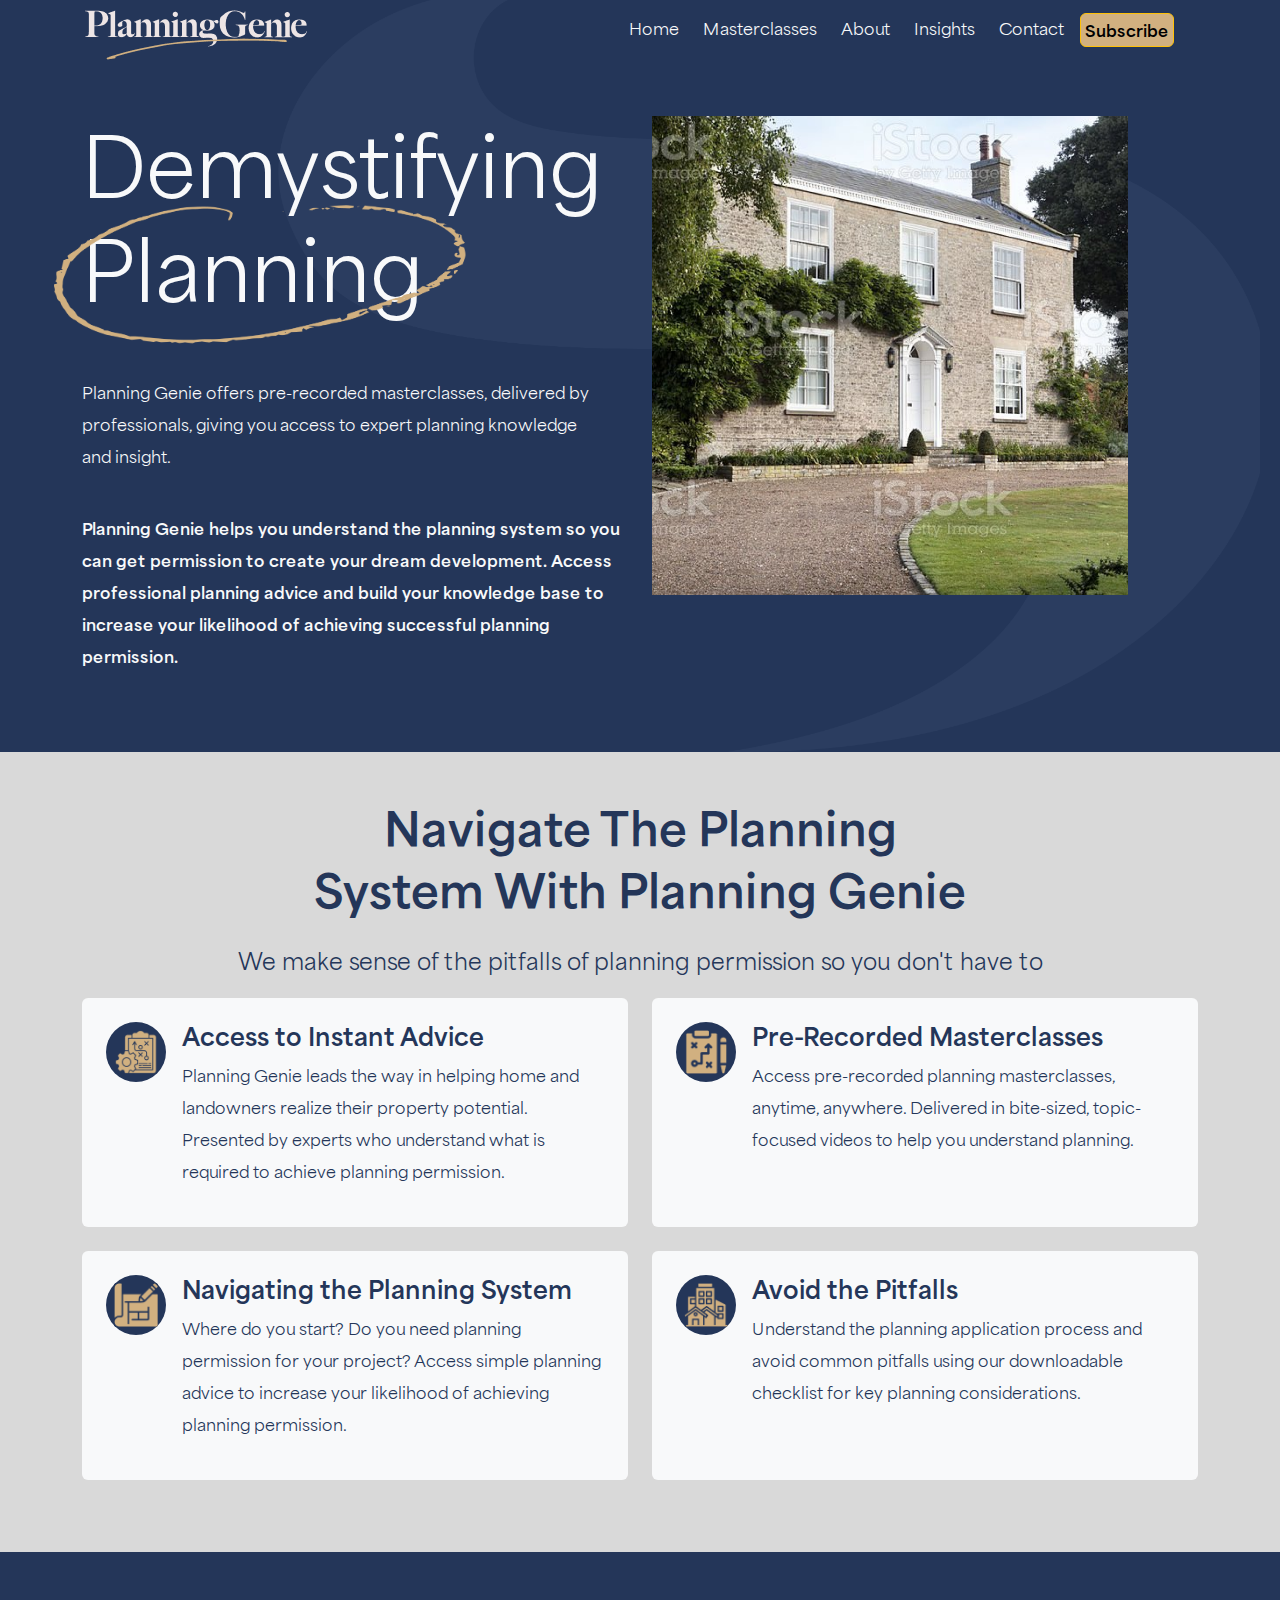
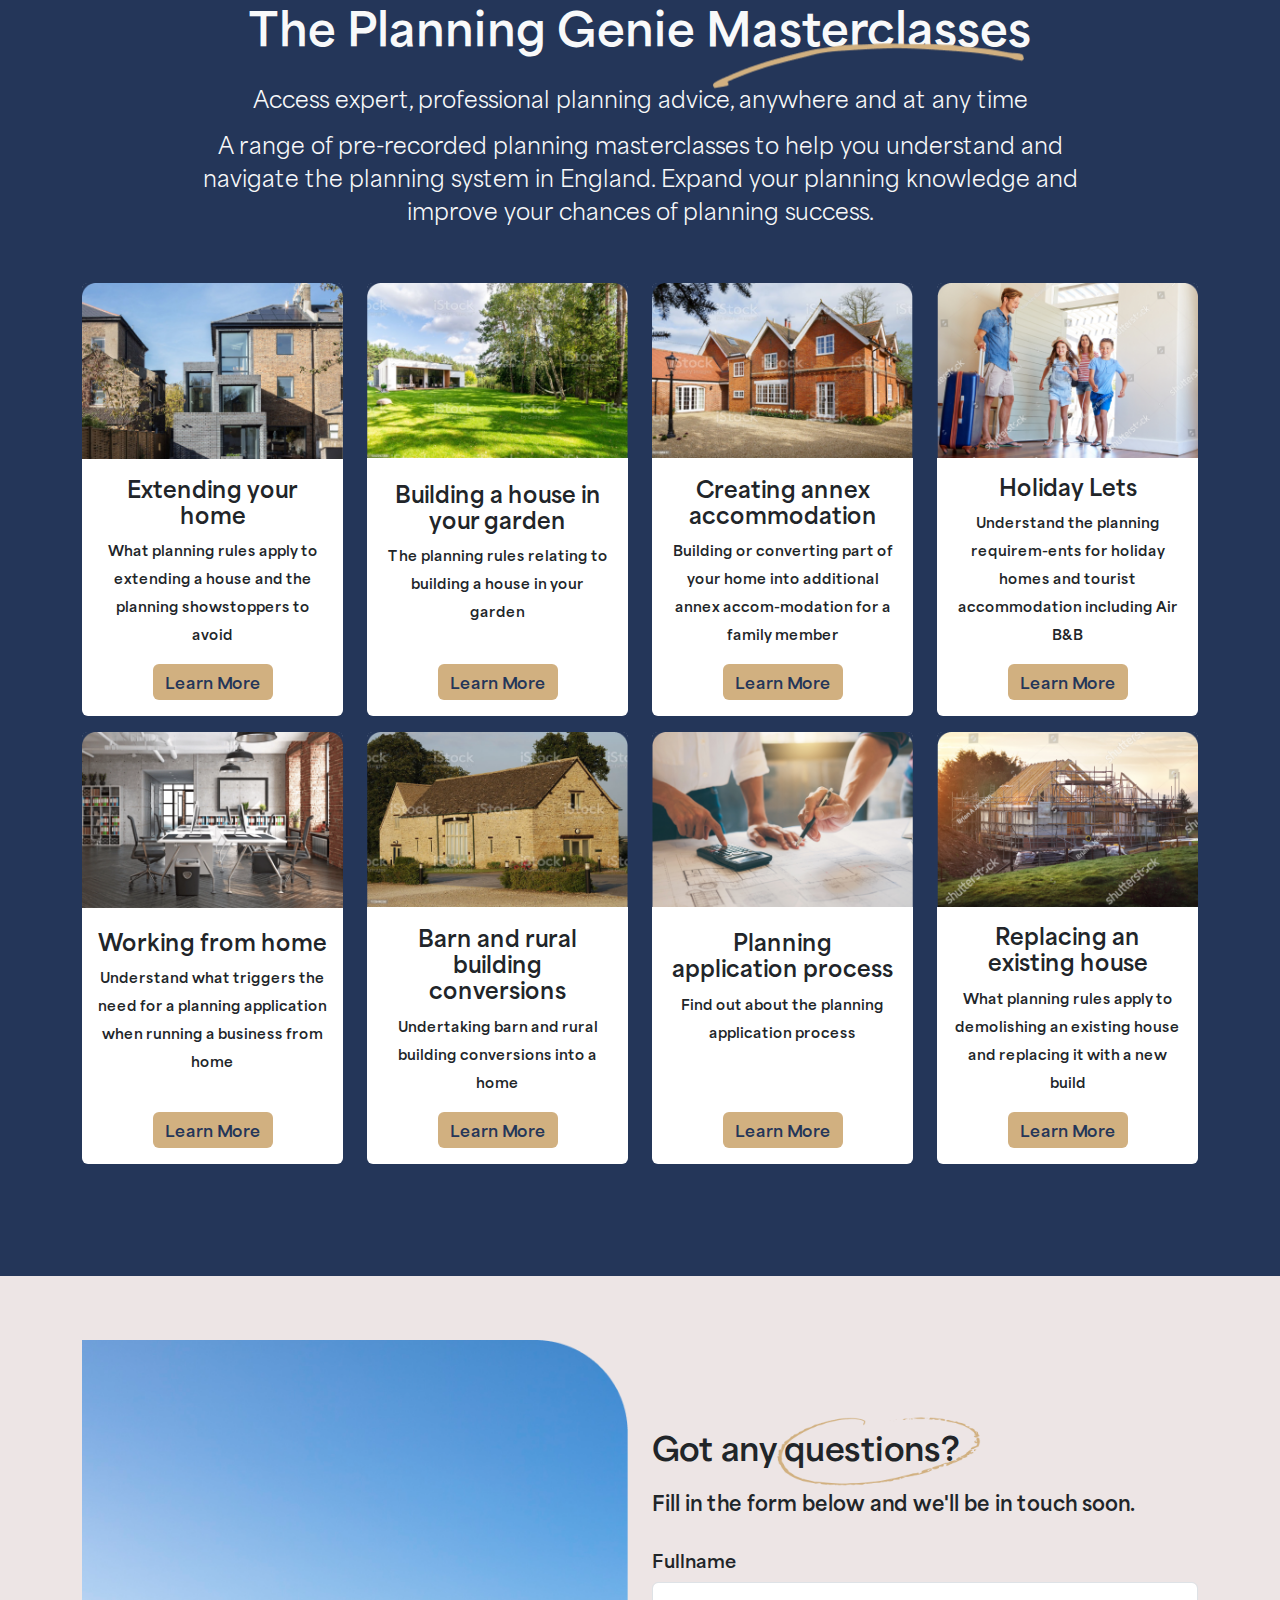
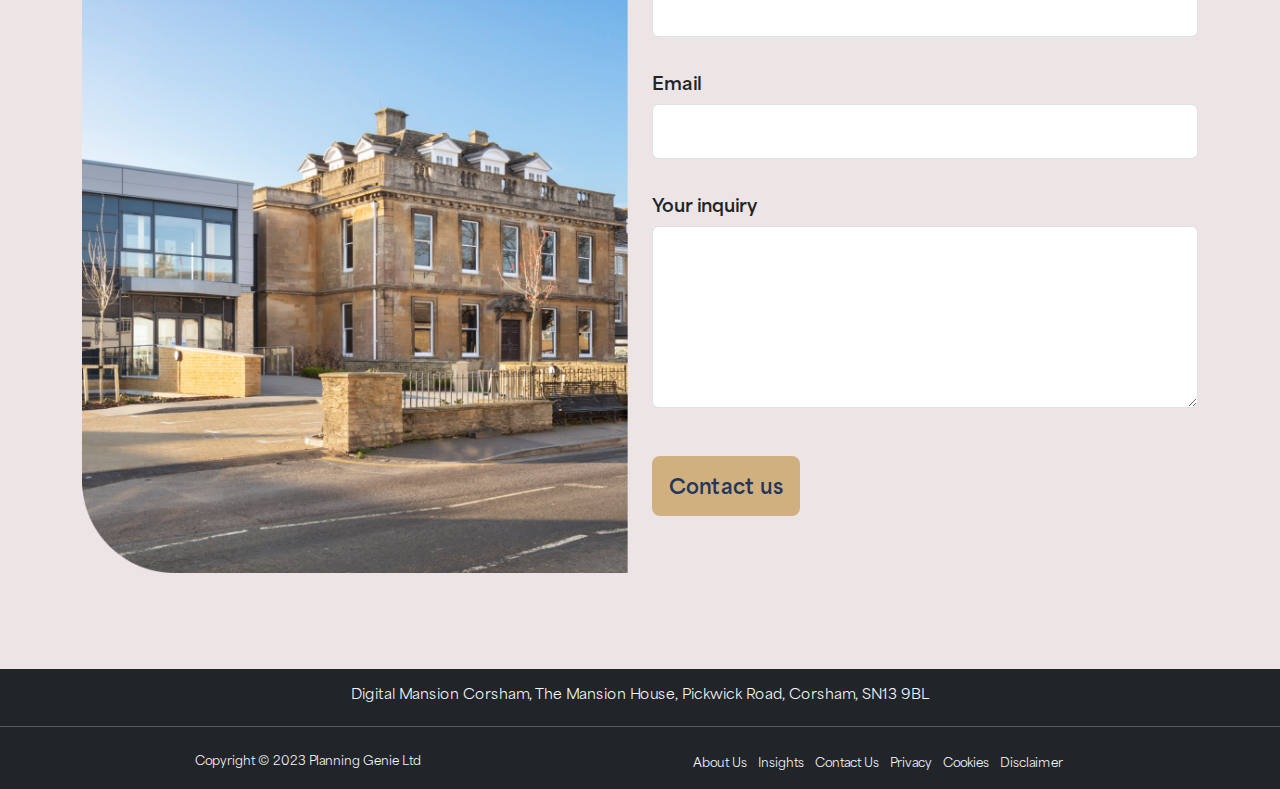
<file: index.html>
<!doctype html>
<html lang="en">

<head>
  <meta charset="utf-8">
  <meta name="viewport" content="width=device-width, initial-scale=1">
  <title>Design One</title>
  <link href="https://cdn.jsdelivr.net/npm/bootstrap@5.3.3/dist/css/bootstrap.min.css" rel="stylesheet">
  <link href="css/style.css" rel="stylesheet">
</head>

<body>

  <header class="head-section">
    <nav class="navbar navbar-expand-lg">
      <div class="container">
        <div class="row w-100">
          <div class="col-md-3">
            <a class="navbar-brand" href="#">
              <img src="images/logo.png" alt="Planning Gennie" class="img-fluid">
            </a>
          </div>
          <div class="col-md-9 cust-drawer">
            <button class="navbar-toggler" type="button" data-bs-toggle="collapse"
              data-bs-target="#navbarSupportedContent" aria-controls="navbarSupportedContent" aria-expanded="false"
              aria-label="Toggle navigation">
              <span class="navbar-toggler-icon"></span>
            </button>
            <div class="collapse navbar-collapse justify-content-end gap-2" id="navbarSupportedContent">
              <ul class="navbar-nav cust-nav gap-2">
                <li class="nav-item">
                  <a class="nav-link active text-light cust-nav" aria-current="page" href="index.html">Home</a>
                </li>
                <li class="nav-item">
                  <a class="nav-link text-light cust-nav" href="#three">Masterclasses</a>
                </li>

                <li class="nav-item">
                  <a class="nav-link text-light  cust-nav" href="./pages/about.html">About</a>
                </li>

                <li class="nav-item">
                  <a class="nav-link text-light  cust-nav" href="./pages/productslist.html">Insights</a>
                </li>

                <li class="nav-item">
                  <a class="nav-link text-light  cust-nav" href="./pages/contacts.html">Contact</a>
                </li>

              </ul>
              <button class="btn btn-warning btn-large cust-nav-1 fw-semibold btn-color"
                type="submit">Subscribe</button>
            </div>
          </div>
        </div>
    </nav>
  </header>
  <main>

    <section class="text-light banner-area">
      <div class="container pb-3 pt-3">
        <div class="row pb-5">
          <div class="col-lg-6">
            <h1 class="banner-title pb-0">Demystifying <br /></h1>
            <div class="img-align">
              <h2 class="banner-title"><span
                class="position-relative">Planning<img src="images/img_ring.png" alt="" class="ring-img"></span></h2>  
            </div>

            <p class="lh-lg p-4 ps-0">Planning Genie offers pre-recorded masterclasses, delivered by
              professionals, giving you access to expert planning knowledge
              and insight.
            </p>

            <p class="lh-lg fw-semibold">Planning Genie helps you understand the planning system so you can
              get permission to create your dream development. Access professional
              planning advice and build your knowledge base to increase your
              likelihood of achieving successful planning permission. </p>
          </div>
          <div class="col-lg-6">
            <img src="images/image1.png" alt="" class="img-fluid cust-padding">
          </div>
        </div>
      </div>
    </section>
   

     <section class="sect-2 pb-5">
      <div class="container">
        <h2 class="text-center main-heading headings pt-5">
          Navigate The Planning
         
        </h2>
        <h2 class="text-center main-heading headings">
         
          System With Planning Genie
        </h2>
        <h5 class="text-center title-custom pt-4">
          We make sense of the pitfalls of planning permission so you don't have to
        </h5>
        <div class="row justify-content-center align-items-stretch pt-3">
          <!-- Card 1 -->
          <div class="col-lg-6 col-md-12 mb-4 d-flex">
            <div class="p-4 bg-light border-light-subtle rounded w-100">
              <div class="d-flex flex-row align-items-start">
                <!-- Circle -->
                <div class="circle flex-shrink-0 me-3 d-flex align-items-center justify-content-center rounded-circle overflow-hidden" style="width: 60px; height: 60px;">
                  <img src="images/strategy1.png" alt="strategy1" class="img-fluid w-100 h-100 object-fit-cover">
                </div>
                <!-- Text -->
                <div>
                  <h4 class="headings">Access to Instant Advice</h4>
                  <p class="lh-lg text-14">
                    Planning Genie leads the way in helping home and landowners realize their property potential. Presented by experts who understand what is required to achieve planning permission.
                  </p>
                </div>
              </div>
            </div>
          </div>
    
          <!-- Card 2 -->
          <div class="col-lg-6 col-md-12 mb-4 d-flex">
            <div class="p-4 bg-light border-light-subtle rounded w-100">
              <div class="d-flex flex-row align-items-start">
                <div class="circle flex-shrink-0 me-3 d-flex align-items-center justify-content-center rounded-circle overflow-hidden" style="width: 60px; height: 60px;">
                  <img src="images/strategy2.png" alt="strategy2" class="img-fluid w-100 h-100 object-fit-cover">
                </div>
                <div>
                  <h4 class="headings">Pre-Recorded Masterclasses</h4>
                  <p class="lh-lg text-14">
                    Access pre-recorded planning masterclasses, anytime, anywhere. Delivered in bite-sized, topic-focused videos to help you understand planning.
                  </p>
                </div>
              </div>
            </div>
          </div>
    
          <!-- Card 3 -->
          <div class="col-lg-6 col-md-12 mb-4 d-flex">
            <div class="p-4 bg-light border-light-subtle rounded w-100">
              <div class="d-flex flex-row align-items-start">
                <div class="circle flex-shrink-0 me-3 d-flex align-items-center justify-content-center rounded-circle overflow-hidden" style="width: 60px; height: 60px;">
                  <img src="images/blueprint1.png" alt="blueprint1" class="img-fluid w-100 h-100 object-fit-cover">
                </div>
                <div>
                  <h4 class="headings">Navigating the Planning System</h4>
                  <p class="lh-lg text-14">
                    Where do you start? Do you need planning permission for your project? Access simple planning advice to increase your likelihood of achieving planning permission.
                  </p>
                </div>
              </div>
            </div>
          </div>
    
          <!-- Card 4 -->
          <div class="col-lg-6 col-md-12 mb-4 d-flex">
            <div class="p-4 bg-light border-light-subtle rounded w-100">
              <div class="d-flex flex-row align-items-start">
                <div class="circle flex-shrink-0 me-3 d-flex align-items-center justify-content-center rounded-circle overflow-hidden" style="width: 60px; height: 60px;">
                  <img src="images/property1.png" alt="property1" class="img-fluid w-100 h-100 object-fit-cover">
                </div>
                <div>
                  <h4 class="headings">Avoid the Pitfalls</h4>
                  <p class="lh-lg text-14">
                    Understand the planning application process and avoid common pitfalls using our downloadable checklist for key planning considerations.
                  </p>
                </div>
              </div>
            </div>
          </div>
        </div>
      </div>
    </section>    

    <!-- Section Three -->
    <section id="three" class="sect-3 pb-5">
      <div class="container pb-5">
        <div class="img-align">
          <h2 class="text-center pt-5 pb-2 text-light headings main-heading">The Planning Genie <span
              class="position-relative">Masterclasses<img src="images/line.png" alt="" class="line-img"></span></h2>

          <h5 class="text-light text-center pt-3 title-custom">Access expert, professional planning advice, anywhere and
            at any time</h5>
          <h5 class="text-light text-center pt-2 pb-5 title-custom lh-base">A range of pre-recorded planning
            masterclasses to help you understand
            and <br />
            navigate the planning system in England. Expand your planning knowledge and <br />
            improve your chances of planning success.</h5>

          <div class="row">
            <div class="col-lg-3 col-md-6 mb-3">
              <div class="m-0 h-100">
                <div class="card text-center m-0 h-100 cust-border">
                  <div class="m-0 h-100">
                    <img src="images/card1.png" class="card-img-top img-bg" alt="...">
                  </div>
                  <div class="card-body h-100">
                    <h5 class="card-title headings title-custom1">Extending your home</h5>
                    <p class="card-text body-custom semi-bold text-dark lh-lg">What planning rules apply to
                      extending a house and the planning
                      showstoppers to avoid</p>
                  </div>
                  <div class="pb-3">
                    <a href="./pages/details.html" class="btn btn-primary custom-card-button semi-bold ">Learn More</a>
                  </div>
                </div>
              </div>
            </div>


            <div class="col-lg-3 col-md-6 mb-3">
              <div class="m-0 h-100">
                <div class="card text-center m-0 h-100 cust-border">
                  <div class="m-0 h-100">
                    <img src="images/card2.png" class="card-img-top img-bg" alt="..."
                      style="background-color: #243659;">
                  </div>
                  <div class="card-body h-100">
                    <h5 class="card-title headings title-custom1">Building a house in your garden</h5>
                    <p class="card-text body-custom semi-bold text-dark lh-lg">The planning rules relating to building a
                      house in your garden</p>
                  </div>
                  <div class="pb-3">
                    <a href="#" class="btn btn-primary custom-card-button semi-bold ">Learn More</a>
                  </div>
                </div>
              </div>
            </div>

            <div class="col-lg-3 col-md-6 mb-3">
              <div class="m-0 h-100">
                <div class="card text-center m-0 h-100 cust-border">
                  <div class="m-0 h-100">
                    <img src="images/card3.png" class="card-img-top img-bg" alt="..."
                      style="background-color: #243659;">
                  </div>
                  <div class="card-body h-100">
                    <h5 class="card-title headings title-custom1">Creating annex accommodation</h5>
                    <p class="card-text body-custom semi-bold text-dark lh-lg">Building or converting part of your home
                      into additional annex accom-modation
                      for a family member</p>
                  </div>
                  <div class="pb-3">
                    <a href="#" class="btn btn-primary custom-card-button semi-bold ">Learn More</a>
                  </div>
                </div>
              </div>
            </div>

            <div class="col-lg-3 col-md-6 mb-3">
              <div class="m-0 h-100">
                <div class="card text-center m-0 h-100 cust-border">
                  <div class="m-0 h-100">
                    <img src="images/card4.png" class="card-img-top img-bg" alt="..."
                      style="background-color: #243659;">
                  </div>
                  <div class="card-body h-100">
                    <h5 class="card-title headings title-custom1">Holiday Lets</h5>
                    <p class="card-text body-custom semi-bold text-dark lh-lg">Understand the planning requirem-ents for
                      holiday homes and tourist accommodation
                      including Air B&B</p>
                  </div>
                  <div class="pb-3">
                    <a href="#" class="btn btn-primary custom-card-button semi-bold ">Learn More</a>
                  </div>
                </div>
              </div>
            </div>

            <div class="col-lg-3 col-md-6 mb-3">
              <div class="m-0 h-100">
                <div class="card text-center m-0 h-100 cust-border">
                  <div class="m-0 h-100">
                    <img src="images/card5.png" class="card-img-top img-bg" alt="..."
                      style="background-color: #243659;">
                  </div>
                  <div class="card-body h-100">
                    <h5 class="card-title headings title-custom1">Working from
                      home</h5>
                    <p class="card-text body-custom semi-bold text-dark lh-lg">Understand what triggers the need for a
                      planning application when running a business from home</p>
                  </div>
                  <div class="pb-3">
                    <a href="#" class="btn btn-primary custom-card-button semi-bold ">Learn More</a>
                  </div>
                </div>
              </div>
            </div>

            <div class="col-lg-3 col-md-6 mb-3">
              <div class="m-0 h-100">
                <div class="card text-center m-0 h-100 cust-border">
                  <div class="m-0 h-100">
                    <img src="images/card6.png" class="card-img-top img-bg" alt="..."
                      style="background-color: #243659;">
                  </div>
                  <div class="card-body h-100">
                    <h5 class="card-title headings title-custom1">Barn and rural
                      building conversions</h5>
                    <p class="card-text body-custom semi-bold text-dark lh-lg">Undertaking barn and rural building
                      conversions into a home </p>
                  </div>
                  <div class="pb-3">
                    <a href="#" class="btn btn-primary custom-card-button semi-bold ">Learn More</a>
                  </div>
                </div>
              </div>
            </div>

            <div class="col-lg-3 col-md-6 mb-3">
              <div class="m-0 h-100">
                <div class="card text-center m-0 h-100 cust-border">
                  <div class="m-0 h-100">
                    <img src="images/card7.png" class="card-img-top img-bg" alt="..."
                      style="background-color: #243659;">
                  </div>
                  <div class="card-body h-100">
                    <h5 class="card-title headings title-custom1">Planning application
                      process </h5>
                    <p class="card-text body-custom semi-bold text-dark lh-lg">Find out about the planning application
                      process </p>
                  </div>
                  <div class="pb-3">
                    <a href="#" class="btn btn-primary custom-card-button semi-bold ">Learn More</a>
                  </div>
                </div>
              </div>
            </div>

            <div class="col-lg-3 col-md-6 mb-3">
              <div class="m-0 h-100">
                <div class="card text-center m-0 h-100 cust-border">
                  <div class="m-0 h-100">
                    <img src="images/card8.png" class="card-img-top img-bg" alt="..."
                      style="background-color: #243659;">
                  </div>
                  <div class="card-body h-100">
                    <h5 class="card-title headings title-custom1">Replacing an existing
                      house </h5>
                    <p class="card-text body-custom semi-bold text-dark lh-lg">What planning rules apply to demolishing
                      an existing house and replacing it with a new build</p>
                  </div>
                  <div class="pb-3">
                    <a href="#" class="btn btn-primary custom-card-button semi-bold ">Learn More</a>
                  </div>
                </div>
              </div>
            </div>
          </div>
        </div>
      </div>
      </div>

    </section>

    <section class="contact-sect pb-5 pt-5">
      <div class="container pt-3 pb-5 img-align">
        <div class="row align-items-center">
          <div class="col-md-6">
            <img src="images/contact.png" alt="" class="img-fluid">
          </div>
          <div class="col-md-6">
            <div class="pt-3 mt-3 img-align">
              <h2 class="headings ">Got any <span class="position-relative">questions?<img src="images/img_ring.png"
                    alt="" class="ring-img-2"></span></h2>
            </div>

            <div class="pt-3" style="font-size: 22px;">
              <h5 class="mb-3 fw-bolder">Fill in the form below and we'll be in touch soon.</h5>
            </div>

            <div class="pt-3" style="font-size: 18px; font-weight: bold;">
              <form class="w-100">
                <div class="mb-4 pb-2">
                  <label for="fullname" class="form-label">Fullname</label>
                  <input type="text" style="height: 55px;" class="form-control">
                </div>
                <div class="mb-4 pb-2">
                  <label for="email" class="form-label">Email</label>
                  <input type="email" style="height: 55px;" class="form-control">
                </div>
                <div class="mb-4 pb-2">
                  <label for="inquiry" class="form-label">Your inquiry</label>
                  <textarea class="form-control" rows="7"></textarea>
                </div>
                <button type="button" class="btn btn-lg mt-3 cust-btn-1">Contact us</button>
              </form>
            </div>

          </div>
        </div>
      </div>
      </div>

    </section>
  </main>
  <footer>
    <div class="bg-dark text-light text-center">
      <h5 class="card-header footer-font p-3">
        Digital Mansion Corsham, The Mansion House, Pickwick Road, Corsham, SN13 9BL
      </h5>
      <hr class="border-white my-2">
      <div class="container py-3">
        <div class="row align-items-stretch">
          <!-- Left Section -->
          <div class="col-md-5 d-flex align-items-center justify-content-center">
            <p class="footer-text mb-1">Copyright © 2023 Planning Genie Ltd</p>
          </div>
          <!-- Right Section -->
          <div class="col-md-7 d-flex align-items-center justify-content-center">
            <ul class="list-inline mb-0 footer-text">
              <li class="list-inline-item"><a href="#" class="text-light text-decoration-none">About Us</a></li>
              <li class="list-inline-item"><a href="#" class="text-light text-decoration-none">Insights</a></li>
              <li class="list-inline-item"><a href="#" class="text-light text-decoration-none">Contact Us</a></li>
              <li class="list-inline-item"><a href="#" class="text-light text-decoration-none">Privacy</a></li>
              <li class="list-inline-item"><a href="#" class="text-light text-decoration-none">Cookies</a></li>
              <li class="list-inline-item"><a href="#" class="text-light text-decoration-none">Disclaimer</a></li>
            </ul>
          </div>
        </div>
      </div>
    </div>
  </footer>

  <script src="https://cdn.jsdelivr.net/npm/bootstrap@5.3.3/dist/js/bootstrap.bundle.min.js"
    integrity="sha384-YvpcrYf0tY3lHB60NNkmXc5s9fDVZLESaAA55NDzOxhy9GkcIdslK1eN7N6jIeHz"
    crossorigin="anonymous"></script>
</body>

</html>
</file>
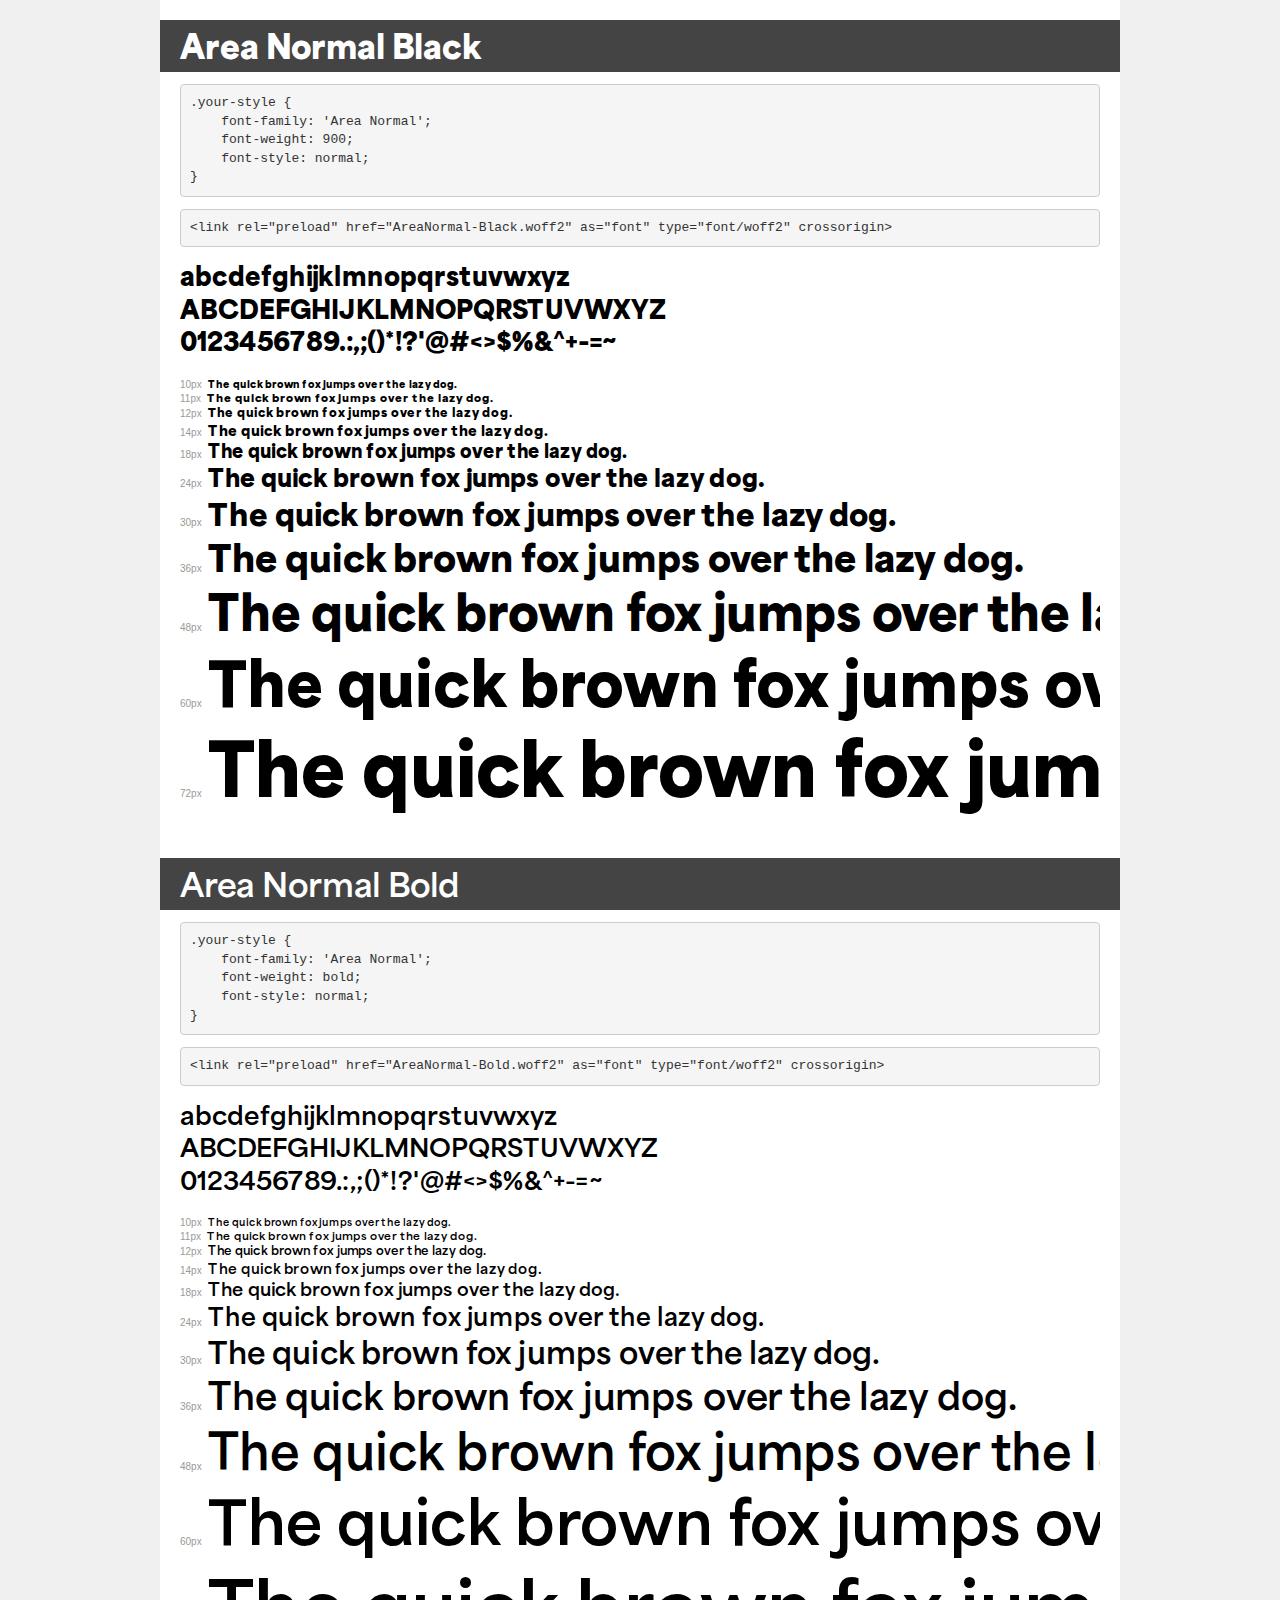
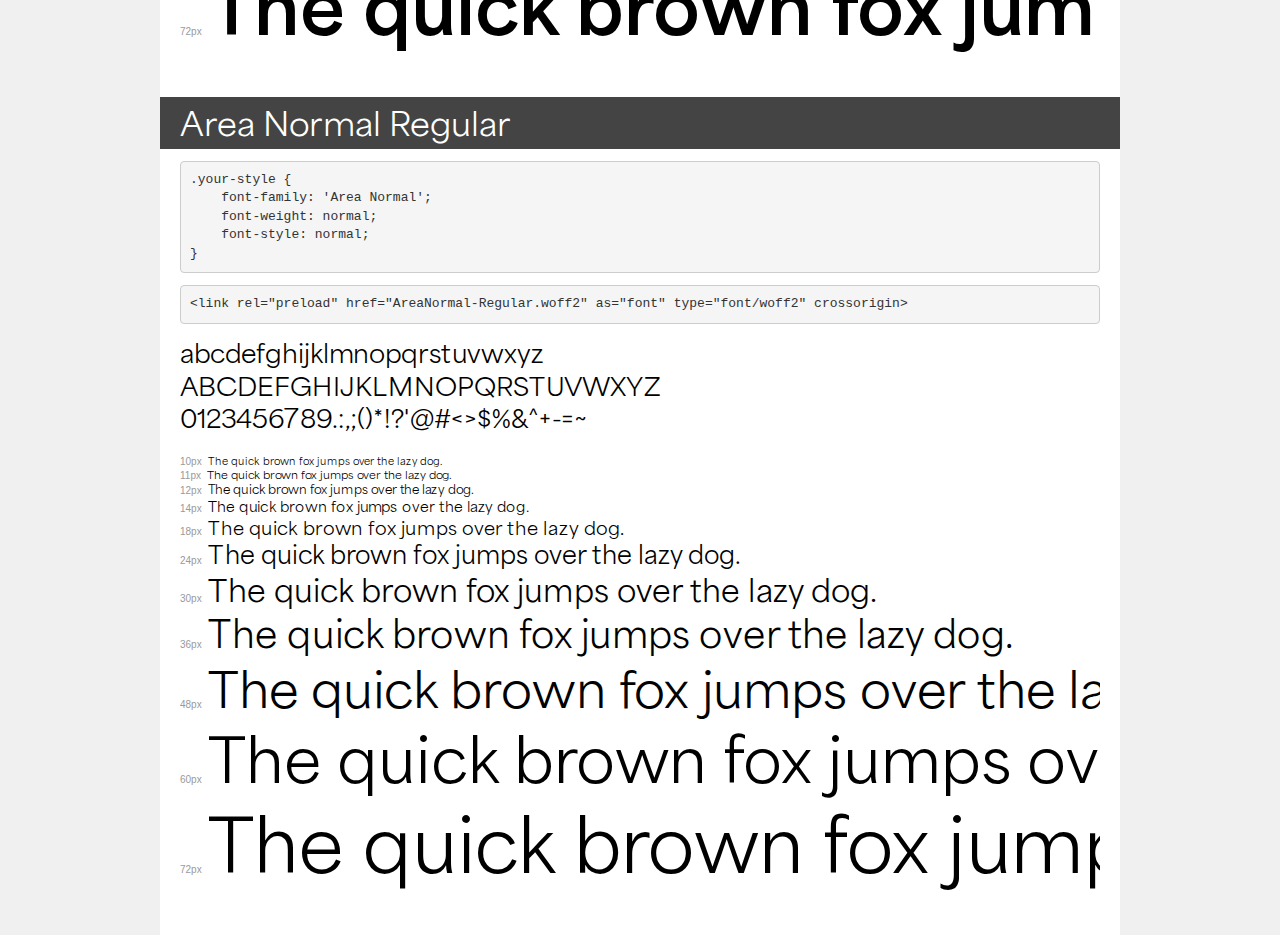
<file: fonts2/demo.html>
<!DOCTYPE html>
<html lang="en">
<head>
    <meta charset="utf-8">
    <meta http-equiv="X-UA-Compatible" content="IE=edge">
    <meta name="viewport" content="width=device-width, initial-scale=1">
    <meta name="robots" content="noindex, noarchive">
    <meta name="format-detection" content="telephone=no">
    <title>Transfonter demo</title>
    <link href="stylesheet.css" rel="stylesheet">
    <style>
        /*
        http://meyerweb.com/eric/tools/css/reset/
        v2.0 | 20110126
        License: none (public domain)
        */
        html, body, div, span, applet, object, iframe,
        h1, h2, h3, h4, h5, h6, p, blockquote, pre,
        a, abbr, acronym, address, big, cite, code,
        del, dfn, em, img, ins, kbd, q, s, samp,
        small, strike, strong, sub, sup, tt, var,
        b, u, i, center,
        dl, dt, dd, ol, ul, li,
        fieldset, form, label, legend,
        table, caption, tbody, tfoot, thead, tr, th, td,
        article, aside, canvas, details, embed,
        figure, figcaption, footer, header, hgroup,
        menu, nav, output, ruby, section, summary,
        time, mark, audio, video {
            margin: 0;
            padding: 0;
            border: 0;
            font-size: 100%;
            font: inherit;
            vertical-align: baseline;
        }
        /* HTML5 display-role reset for older browsers */
        article, aside, details, figcaption, figure,
        footer, header, hgroup, menu, nav, section {
            display: block;
        }
        body {
            line-height: 1;
        }
        ol, ul {
            list-style: none;
        }
        blockquote, q {
            quotes: none;
        }
        blockquote:before, blockquote:after,
        q:before, q:after {
            content: '';
            content: none;
        }
        table {
            border-collapse: collapse;
            border-spacing: 0;
        }
        /* demo styles */
        body {
            background: #f0f0f0;
            color: #000;
        }
        .page {
            background: #fff;
            width: 920px;
            margin: 0 auto;
            padding: 20px 20px 0 20px;
            overflow: hidden;
        }
        .font-container {
            overflow-x: auto;
            overflow-y: hidden;
            margin-bottom: 40px;
            line-height: 1.3;
            white-space: nowrap;
            padding-bottom: 5px;
        }
        h1 {
            position: relative;
            background: #444;
            font-size: 32px;
            color: #fff;
            padding: 10px 20px;
            margin: 0 -20px 12px -20px;
        }
        .letters {
            font-size: 25px;
            margin-bottom: 20px;
        }
        .s10:before {
            content: '10px';
        }
        .s11:before {
            content: '11px';
        }
        .s12:before {
            content: '12px';
        }
        .s14:before {
            content: '14px';
        }
        .s18:before {
            content: '18px';
        }
        .s24:before {
            content: '24px';
        }
        .s30:before {
            content: '30px';
        }
        .s36:before {
            content: '36px';
        }
        .s48:before {
            content: '48px';
        }
        .s60:before {
            content: '60px';
        }
        .s72:before {
            content: '72px';
        }
        .s10:before, .s11:before, .s12:before, .s14:before,
        .s18:before, .s24:before, .s30:before, .s36:before,
        .s48:before, .s60:before, .s72:before {
            font-family: Arial, sans-serif;
            font-size: 10px;
            font-weight: normal;
            font-style: normal;
            color: #999;
            padding-right: 6px;
        }
        pre {
            display: block;
            padding: 9px;
            margin: 0 0 12px;
            font-family: Monaco, Menlo, Consolas, "Courier New", monospace;
            font-size: 13px;
            line-height: 1.428571429;
            color: #333;
            font-weight: normal;
            font-style: normal;
            background-color: #f5f5f5;
            border: 1px solid #ccc;
            overflow-x: auto;
            border-radius: 4px;
        }
        /* responsive */
        @media (max-width: 959px) {
            .page {
                width: auto;
                margin: 0;
            }
        }
    </style>
</head>
<body>
<div class="page">
    <div class="demo">
        <h1 style="font-family: 'Area Normal'; font-weight: 900; font-style: normal;">Area Normal Black</h1>
        <pre title="Usage">.your-style {
    font-family: 'Area Normal';
    font-weight: 900;
    font-style: normal;
}</pre>
        <pre title="Preload (optional)">
&lt;link rel=&quot;preload&quot; href=&quot;AreaNormal-Black.woff2&quot; as=&quot;font&quot; type=&quot;font/woff2&quot; crossorigin&gt;</pre>
        <div class="font-container" style="font-family: 'Area Normal'; font-weight: 900; font-style: normal;">
            <p class="letters">
                abcdefghijklmnopqrstuvwxyz<br>
ABCDEFGHIJKLMNOPQRSTUVWXYZ<br>
                0123456789.:,;()*!?'@#&lt;&gt;$%&^+-=~
            </p>
            <p class="s10" style="font-size: 10px;">The quick brown fox jumps over the lazy dog.</p>
            <p class="s11" style="font-size: 11px;">The quick brown fox jumps over the lazy dog.</p>
            <p class="s12" style="font-size: 12px;">The quick brown fox jumps over the lazy dog.</p>
            <p class="s14" style="font-size: 14px;">The quick brown fox jumps over the lazy dog.</p>
            <p class="s18" style="font-size: 18px;">The quick brown fox jumps over the lazy dog.</p>
            <p class="s24" style="font-size: 24px;">The quick brown fox jumps over the lazy dog.</p>
            <p class="s30" style="font-size: 30px;">The quick brown fox jumps over the lazy dog.</p>
            <p class="s36" style="font-size: 36px;">The quick brown fox jumps over the lazy dog.</p>
            <p class="s48" style="font-size: 48px;">The quick brown fox jumps over the lazy dog.</p>
            <p class="s60" style="font-size: 60px;">The quick brown fox jumps over the lazy dog.</p>
            <p class="s72" style="font-size: 72px;">The quick brown fox jumps over the lazy dog.</p>
        </div>
    </div>

    <div class="demo">
        <h1 style="font-family: 'Area Normal'; font-weight: bold; font-style: normal;">Area Normal Bold</h1>
        <pre title="Usage">.your-style {
    font-family: 'Area Normal';
    font-weight: bold;
    font-style: normal;
}</pre>
        <pre title="Preload (optional)">
&lt;link rel=&quot;preload&quot; href=&quot;AreaNormal-Bold.woff2&quot; as=&quot;font&quot; type=&quot;font/woff2&quot; crossorigin&gt;</pre>
        <div class="font-container" style="font-family: 'Area Normal'; font-weight: bold; font-style: normal;">
            <p class="letters">
                abcdefghijklmnopqrstuvwxyz<br>
ABCDEFGHIJKLMNOPQRSTUVWXYZ<br>
                0123456789.:,;()*!?'@#&lt;&gt;$%&^+-=~
            </p>
            <p class="s10" style="font-size: 10px;">The quick brown fox jumps over the lazy dog.</p>
            <p class="s11" style="font-size: 11px;">The quick brown fox jumps over the lazy dog.</p>
            <p class="s12" style="font-size: 12px;">The quick brown fox jumps over the lazy dog.</p>
            <p class="s14" style="font-size: 14px;">The quick brown fox jumps over the lazy dog.</p>
            <p class="s18" style="font-size: 18px;">The quick brown fox jumps over the lazy dog.</p>
            <p class="s24" style="font-size: 24px;">The quick brown fox jumps over the lazy dog.</p>
            <p class="s30" style="font-size: 30px;">The quick brown fox jumps over the lazy dog.</p>
            <p class="s36" style="font-size: 36px;">The quick brown fox jumps over the lazy dog.</p>
            <p class="s48" style="font-size: 48px;">The quick brown fox jumps over the lazy dog.</p>
            <p class="s60" style="font-size: 60px;">The quick brown fox jumps over the lazy dog.</p>
            <p class="s72" style="font-size: 72px;">The quick brown fox jumps over the lazy dog.</p>
        </div>
    </div>

    <div class="demo">
        <h1 style="font-family: 'Area Normal'; font-weight: normal; font-style: normal;">Area Normal Regular</h1>
        <pre title="Usage">.your-style {
    font-family: 'Area Normal';
    font-weight: normal;
    font-style: normal;
}</pre>
        <pre title="Preload (optional)">
&lt;link rel=&quot;preload&quot; href=&quot;AreaNormal-Regular.woff2&quot; as=&quot;font&quot; type=&quot;font/woff2&quot; crossorigin&gt;</pre>
        <div class="font-container" style="font-family: 'Area Normal'; font-weight: normal; font-style: normal;">
            <p class="letters">
                abcdefghijklmnopqrstuvwxyz<br>
ABCDEFGHIJKLMNOPQRSTUVWXYZ<br>
                0123456789.:,;()*!?'@#&lt;&gt;$%&^+-=~
            </p>
            <p class="s10" style="font-size: 10px;">The quick brown fox jumps over the lazy dog.</p>
            <p class="s11" style="font-size: 11px;">The quick brown fox jumps over the lazy dog.</p>
            <p class="s12" style="font-size: 12px;">The quick brown fox jumps over the lazy dog.</p>
            <p class="s14" style="font-size: 14px;">The quick brown fox jumps over the lazy dog.</p>
            <p class="s18" style="font-size: 18px;">The quick brown fox jumps over the lazy dog.</p>
            <p class="s24" style="font-size: 24px;">The quick brown fox jumps over the lazy dog.</p>
            <p class="s30" style="font-size: 30px;">The quick brown fox jumps over the lazy dog.</p>
            <p class="s36" style="font-size: 36px;">The quick brown fox jumps over the lazy dog.</p>
            <p class="s48" style="font-size: 48px;">The quick brown fox jumps over the lazy dog.</p>
            <p class="s60" style="font-size: 60px;">The quick brown fox jumps over the lazy dog.</p>
            <p class="s72" style="font-size: 72px;">The quick brown fox jumps over the lazy dog.</p>
        </div>
    </div>

</div>
</body>
</html>
</file>
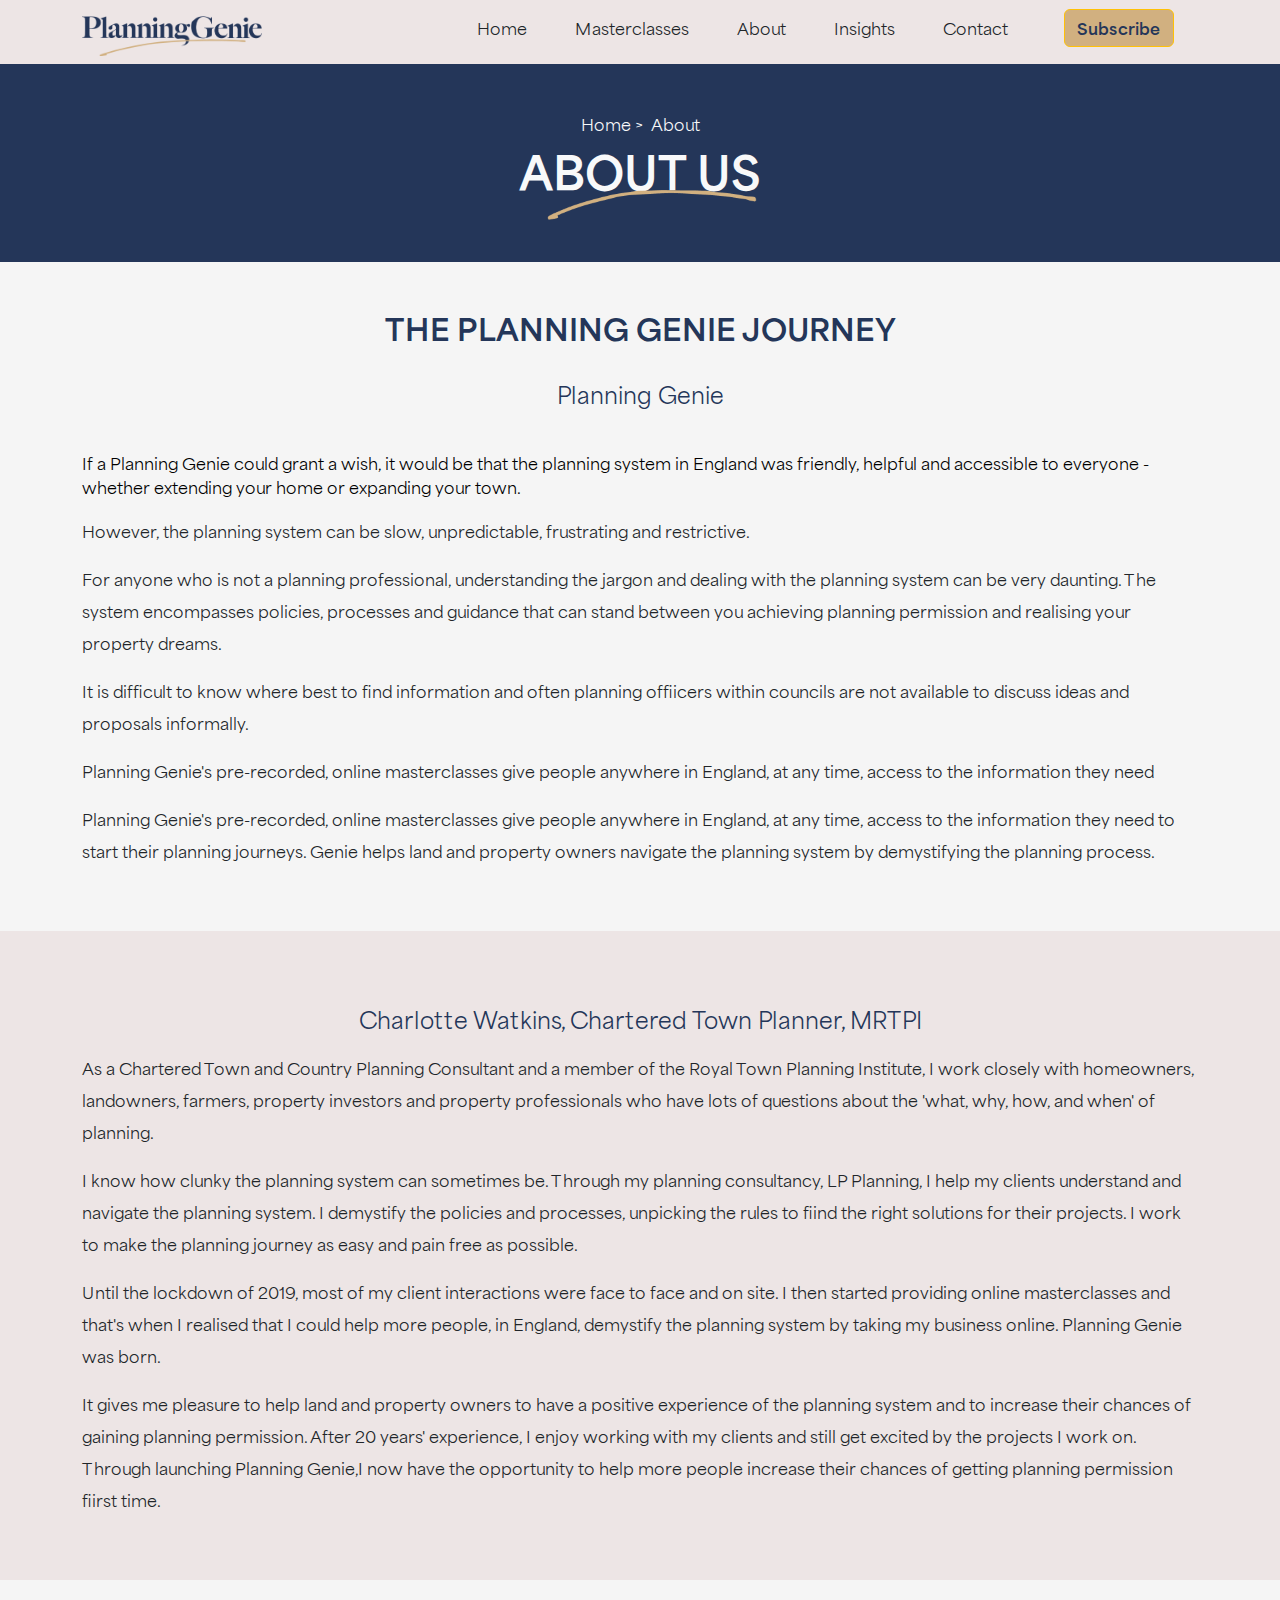
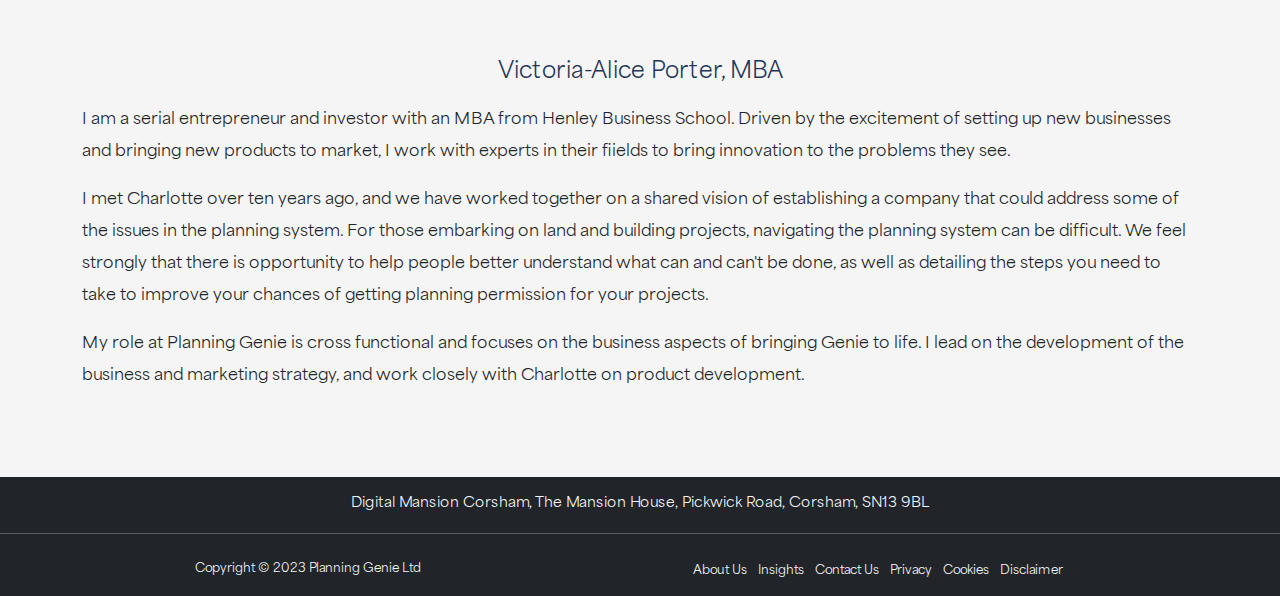
<file: pages/about.html>
<!doctype html>
<html lang="en">

<head>
    <meta charset="utf-8">
    <meta name="viewport" content="width=device-width, initial-scale=1">
    <title>Details</title>
    <link href="https://cdn.jsdelivr.net/npm/bootstrap@5.3.3/dist/css/bootstrap.min.css" rel="stylesheet"
        integrity="sha384-QWTKZyjpPEjISv5WaRU9OFeRpok6YctnYmDr5pNlyT2bRjXh0JMhjY6hW+ALEwIH" crossorigin="anonymous">
    <link href="https://cdnjs.cloudflare.com/ajax/libs/font-awesome/6.5.1/css/all.min.css" rel="stylesheet">
    <link href="../css/style.css" rel="stylesheet">
</head>

<body>
    <header>
        <nav class="navbar navbar-expand-lg nav-2">
            <div class="container">
              <div class="row w-100">
                <div class="col-md-3">
                  <a class="navbar-brand pt-3" href="#">
                    <img
                      src="../images/Logo2.png"
                      alt="Planning Gennie"
                      class="img-fluid logo-size pt-2"
                    />
                  </a>
                </div>
                <div class="col-md-9 cust-drawer">
                  <button
                    class="navbar-toggler"
                    type="button"
                    data-bs-toggle="collapse"
                    data-bs-target="#navbarSupportedContent"
                    aria-controls="navbarSupportedContent"
                    aria-expanded="false"
                    aria-label="Toggle navigation"
                  >
                    <span class="navbar-toggler-icon"></span>
                  </button>
                  <div
                    class="collapse navbar-collapse justify-content-end"
                    id="navbarSupportedContent"
                  >
                    <ul class="navbar-nav ms-5 mb-2 mb-lg-0 cust-nav">
                      <li class="nav-item">
                        <a
                          class="nav-link active text-dark ms-3"
                          aria-current="page"
                          href="../index.html"
                          >Home</a
                        >
                      </li>
                      <li class="nav-item">
                        <a class="nav-link text-dark ms-3" href="../index.html"
                          >Masterclasses</a
                        >
                      </li>
                      <li class="nav-item">
                        <a class="nav-link text-dark ms-3" href="../pages/about.html"
                          >About</a
                        >
                      </li>
                      <li class="nav-item">
                        <a
                          class="nav-link text-dark ms-3"
                          href="../index.html"
                          >Insights</a
                        >
                      </li>
                      <li class="nav-item">
                        <a class="nav-link text-dark ms-3" href="../pages/contacts.html"
                          >Contact</a
                        >
                      </li>
                    </ul>
                    <button
                      class="btn btn-warning btn-large ms-5 fw-semibold subscribe-btn"
                      type="submit"
                    >
                      Subscribe
                    </button>
                  </div>
                </div>
              </div>
            </div>
          </nav>
    </header>
    <main>
        <section class="sect-3">
            <div class="container pb-5">
                <div class="text-center text-light pt-5">
                    <span><a class="text-light" style="text-decoration: none" href="../index.html">Home&nbsp;></a></span>
                    <span>&nbsp;About</span>
                </div>
                <div class="img-align">
                    <h2 class="text-center pt-2 pb-2 text-light headings main-heading">
                        <span class="position-relative">ABOUT US<img src="../images/line.png" alt=""
                                class="line-img-four" /></span>
                    </h2>
                </div>
            </div>
        </section>

        <section class="section-color pb-5 pt-5">
            <div class="container">
                <div class="row">
                    <h3 class="text-center heading-30 fw-bold">THE PLANNING GENIE JOURNEY</h3>
                    <p class="title-custom1 text-center cust-color pt-4">Planning Genie</p>

                    <p class="body-16 pt-4">If a Planning Genie could grant a wish, it would be that the planning system
                        in England was friendly,
                        helpful and accessible to everyone - whether extending your home or expanding your town.</p>

                    <p class="lh-lg">However, the planning system can be slow, unpredictable, frustrating and
                        restrictive. </p>

                    <p class="lh-lg">For anyone who is not a planning professional, understanding the jargon and dealing
                        with the planning system can be very daunting.
                        The system encompasses policies, processes and guidance that can stand between you achieving
                        planning permission and realising your
                        property dreams. </p>

                    <p class="lh-lg">It is difficult to know where best to find information and often planning offiicers
                        within councils are not available to discuss
                        ideas and proposals informally.</p>

                    <p class="lh-lg">Planning Genie's pre-recorded, online masterclasses give people anywhere in
                        England, at any time, access to the information they need
                    <p class="lh-lg">Planning Genie's pre-recorded, online masterclasses give people anywhere in
                        England, at any time, access to the information they need
                        to start their planning journeys. Genie helps land and property owners navigate the planning
                        system by demystifying the planning process. </p>
                </div>
            </div>
        </section>

        <section class="nav-2">
            <div class="container pt-4 pb-4">
                <div class="row pb-4">
                    <p class="title-custom1 text-center pt-5 cust-color">Charlotte Watkins, Chartered Town Planner, MRTPI
                    </p>
                    <p class="lh-lg">As a Chartered Town and Country Planning Consultant and a member of the Royal Town
                        Planning Institute, I work closely with homeowners,
                        landowners, farmers, property investors and property professionals who have lots of questions
                        about the 'what, why, how, and when' of planning. </p>

                    <p class="lh-lg">I know how clunky the planning system can sometimes be. Through my planning
                        consultancy, LP Planning, I help my clients understand and navigate
                        the planning system. I demystify the policies and processes, unpicking the rules to fiind the
                        right solutions for their projects.
                        I work to make the planning journey as easy and pain free as possible.</p>

                    <p class="lh-lg">Until the lockdown of 2019, most of my client interactions were face to face and on
                        site. I then started providing online masterclasses and that's
                        when I realised that I could help more people, in England, demystify the planning system by
                        taking my business online. Planning Genie was born.</p>

                    <p class="lh-lg">It gives me pleasure to help land and property owners to have a positive experience
                        of the planning system and to increase their chances of
                        gaining planning permission. After 20 years' experience, I enjoy working with my clients and
                        still get excited by the projects I work on.
                        Through launching Planning Genie,I now have the opportunity to help more people increase their
                        chances of getting planning permission fiirst time.</p>
                </div>
            </div>

        </section>

        <section class="section-color pb-5 pt-5">
            <div class="container">
                <div class="row pb-4">
                    <p class="title-custom1 text-center cust-color pt-4">Victoria-Alice Porter, MBA </p>
                    <p class="lh-lg">I am a serial entrepreneur and investor with an MBA from Henley Business School.
                        Driven by the excitement of setting up new businesses and bringing new products to market,
                        I work with experts in their fiields to bring innovation to the problems they see. </p>

                    <p class="lh-lg">I met Charlotte over ten years ago, and we have worked together on a shared vision
                        of establishing a company that could address some of the issues in the planning system.
                        For those embarking on land and building projects, navigating the planning system can be
                        difficult. We feel strongly that there is opportunity to help people
                        better understand what can and can't be done, as well as detailing the steps you need to take to
                        improve your chances of getting planning permission for your
                        projects. </p>

                    <p class="lh-lg">My role at Planning Genie is cross functional and focuses on the business aspects
                        of bringing Genie to life. I lead on the development of the business and
                        marketing strategy, and work closely with Charlotte on product development. </p>

                </div>
            </div>
        </section>


    </main>

    <footer>
        <div class="bg-dark text-light text-center">
          <h5 class="card-header footer-font p-3">
            Digital Mansion Corsham, The Mansion House, Pickwick Road, Corsham, SN13 9BL
          </h5>
          <hr class="border-white my-2">
          <div class="container py-3">
            <div class="row align-items-stretch">
              <!-- Left Section -->
              <div class="col-md-5 d-flex align-items-center justify-content-center">
                <p class="footer-text mb-1">Copyright © 2023 Planning Genie Ltd</p>
              </div>
              <!-- Right Section -->
              <div class="col-md-7 d-flex align-items-center justify-content-center">
                <ul class="list-inline mb-0 footer-text">
                  <li class="list-inline-item"><a href="#" class="text-light text-decoration-none">About Us</a></li>
                  <li class="list-inline-item"><a href="#" class="text-light text-decoration-none">Insights</a></li>
                  <li class="list-inline-item"><a href="#" class="text-light text-decoration-none">Contact Us</a></li>
                  <li class="list-inline-item"><a href="#" class="text-light text-decoration-none">Privacy</a></li>
                  <li class="list-inline-item"><a href="#" class="text-light text-decoration-none">Cookies</a></li>
                  <li class="list-inline-item"><a href="#" class="text-light text-decoration-none">Disclaimer</a></li>
                </ul>
              </div>
            </div>
          </div>
        </div>
      </footer>
    <script src="https://cdn.jsdelivr.net/npm/bootstrap@5.3.3/dist/js/bootstrap.bundle.min.js"
        integrity="sha384-YvpcrYf0tY3lHB60NNkmXc5s9fDVZLESaAA55NDzOxhy9GkcIdslK1eN7N6jIeHz"
        crossorigin="anonymous"></script>
</body>

</html>
</file>
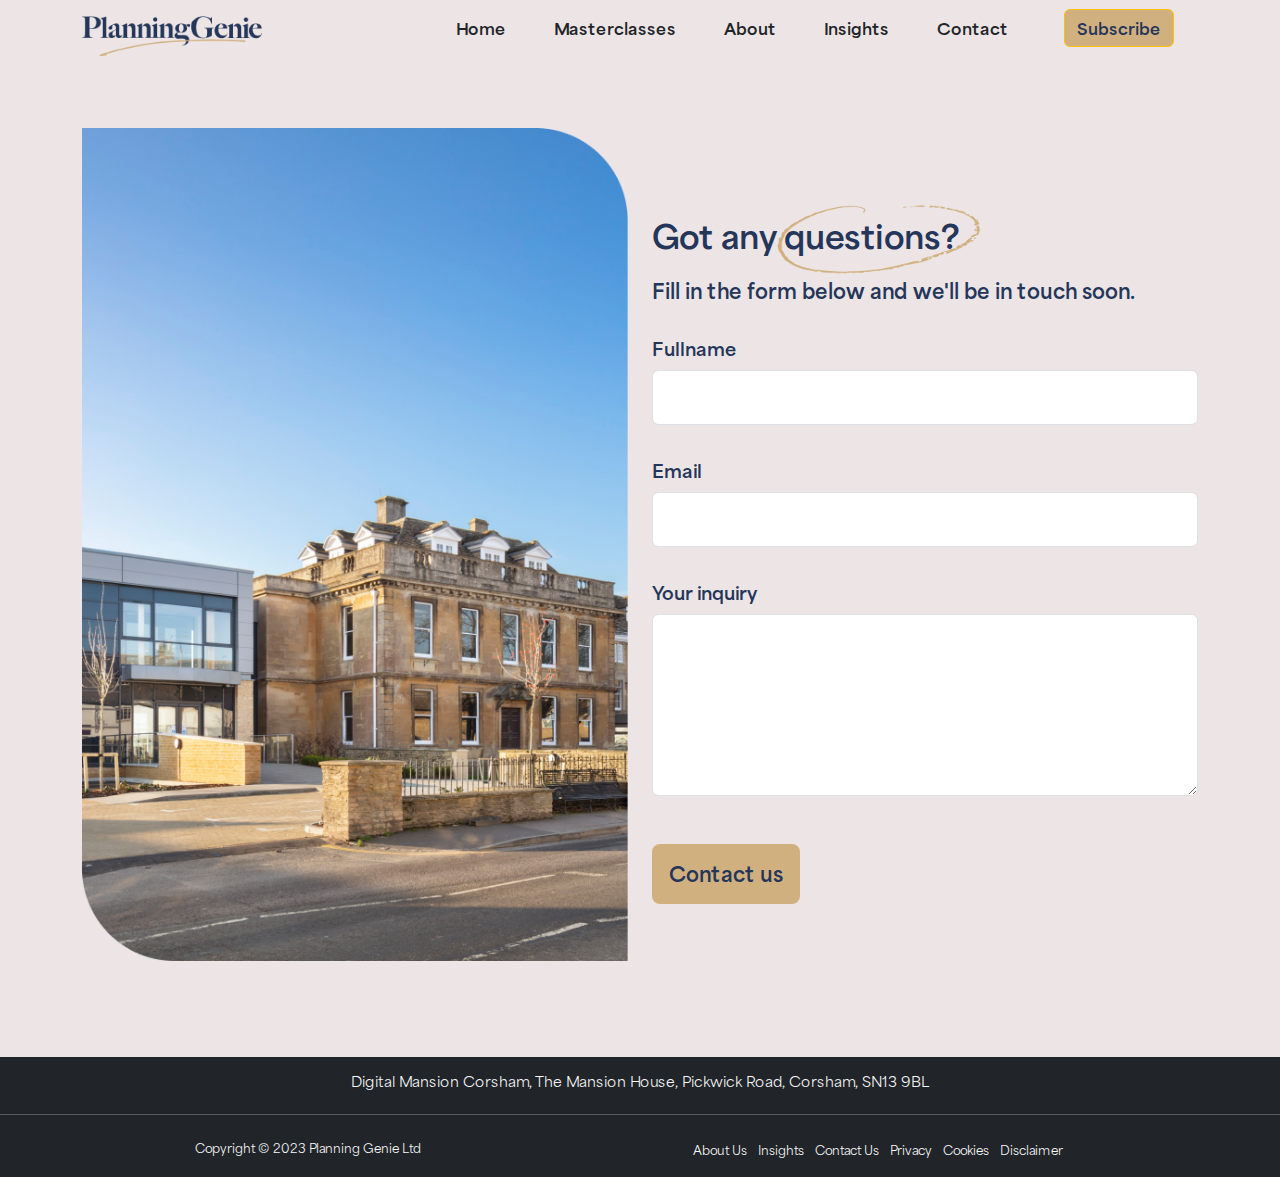
<file: pages/contacts.html>
<!doctype html>
<html lang="en">
  <head>
    <meta charset="utf-8">
    <meta name="viewport" content="width=device-width, initial-scale=1">
    <title>Product list</title>
    <link href="https://cdn.jsdelivr.net/npm/bootstrap@5.3.3/dist/css/bootstrap.min.css" rel="stylesheet" integrity="sha384-QWTKZyjpPEjISv5WaRU9OFeRpok6YctnYmDr5pNlyT2bRjXh0JMhjY6hW+ALEwIH" crossorigin="anonymous">
    <link href="../css/style.css" rel="stylesheet">
</head>
  <body >
    <header>
      <nav class="navbar navbar-expand-lg nav-2">
        <div class="container">
          <div class="row w-100">
            <div class="col-md-3">
              <a class="navbar-brand pt-3" href="#">
                <img
                  src="../images/Logo2.png"
                  alt="Planning Gennie"
                  class="img-fluid logo-size pt-2"
                />
              </a>
            </div>
            <div class="col-md-9 cust-drawer">
              <button
                class="navbar-toggler"
                type="button"
                data-bs-toggle="collapse"
                data-bs-target="#navbarSupportedContent"
                aria-controls="navbarSupportedContent"
                aria-expanded="false"
                aria-label="Toggle navigation"
              >
                <span class="navbar-toggler-icon"></span>
              </button>
              <div
                class="collapse navbar-collapse justify-content-end"
                id="navbarSupportedContent"
              >
                <ul class="navbar-nav ms-5 mb-2 mb-lg-0 cust-nav">
                  <li class="nav-item">
                    <a
                      class="nav-link active text-dark ms-3 fw-semibold"
                      aria-current="page"
                      href="../index.html"
                      >Home</a
                    >
                  </li>
                  <li class="nav-item">
                    <a class="nav-link text-dark ms-3 fw-semibold" href="../index.html"
                      >Masterclasses</a
                    >
                  </li>
                  <li class="nav-item">
                    <a class="nav-link text-dark ms-3 fw-semibold" href="../pages/about.html"
                      >About</a
                    >
                  </li>
                  <li class="nav-item">
                    <a
                      class="nav-link text-dark ms-3 fw-semibold"
                      href="../index.html"
                      >Insights</a
                    >
                  </li>
                  <li class="nav-item">
                    <a class="nav-link text-dark ms-3 fw-semibold" href="../pages/contacts.html"
                      >Contact</a
                    >
                  </li>
                </ul>
                <button
                  class="btn btn-warning btn-large ms-5 fw-semibold subscribe-btn"
                  type="submit"
                >
                  Subscribe
                </button>
              </div>
            </div>
          </div>
        </div>
      </nav>
    </header>
   <main>
    <section class="contact-sect pb-5 pt-5">
      <div class="container pt-3 pb-5 img-align">
        <div class="row align-items-center">
          <div class="col-md-6">
            <img src="../images/contact.png" alt="" class="img-fluid">
          </div>
          <div class="col-md-6">
            <div class="pt-3 mt-3 img-align">
              <h2 class="headings cust-color">Got any <span class="position-relative">questions?<img src="../images/img_ring.png"
                    alt="" class="ring-img-2"></span></h2>
            </div>

            <div class="pt-3 title-custom">
              <h5 class="mb-3 fw-bold cust-color">Fill in the form below and we'll be in touch soon.</h5>
            </div>

            <div class="pt-3 cust-color body-18 fw-bold">
              <form class="cust-color">
                <div class="mb-4 pb-2">
                  <label for="fullname" class="form-label">Fullname</label>
                  <input type="text" class="form-control input-height">
                </div>
                <div class="mb-4 pb-2">
                  <label for="email" class="form-label">Email</label>
                  <input type="email" class="form-control input-height">
                </div>
                <div class="mb-4 pb-2">
                  <label for="inquiry" class="form-label">Your inquiry</label>
                  <textarea class="form-control" rows="7"></textarea>
                </div>
                <button type="button" class="btn btn-lg mt-3 cust-btn-1">Contact us</button>
              </form>
            </div>

          </div>
        </div>
      </div>
      </div>

    </section>
   </main>
    
   <footer>
    <div class="bg-dark text-light text-center">
      <h5 class="card-header footer-font p-3">
        Digital Mansion Corsham, The Mansion House, Pickwick Road, Corsham, SN13 9BL
      </h5>
      <hr class="border-white my-2">
      <div class="container py-3">
        <div class="row align-items-stretch">
          <!-- Left Section -->
          <div class="col-md-5 d-flex align-items-center justify-content-center">
            <p class="footer-text mb-1">Copyright © 2023 Planning Genie Ltd</p>
          </div>
          <!-- Right Section -->
          <div class="col-md-7 d-flex align-items-center justify-content-center">
            <ul class="list-inline mb-0 footer-text">
              <li class="list-inline-item"><a href="#" class="text-light text-decoration-none">About Us</a></li>
              <li class="list-inline-item"><a href="#" class="text-light text-decoration-none">Insights</a></li>
              <li class="list-inline-item"><a href="#" class="text-light text-decoration-none">Contact Us</a></li>
              <li class="list-inline-item"><a href="#" class="text-light text-decoration-none">Privacy</a></li>
              <li class="list-inline-item"><a href="#" class="text-light text-decoration-none">Cookies</a></li>
              <li class="list-inline-item"><a href="#" class="text-light text-decoration-none">Disclaimer</a></li>
            </ul>
          </div>
        </div>
      </div>
    </div>
  </footer>
    
 
    <script src="https://cdn.jsdelivr.net/npm/bootstrap@5.3.3/dist/js/bootstrap.bundle.min.js" integrity="sha384-YvpcrYf0tY3lHB60NNkmXc5s9fDVZLESaAA55NDzOxhy9GkcIdslK1eN7N6jIeHz" crossorigin="anonymous"></script>
  </body>
</html>
</file>
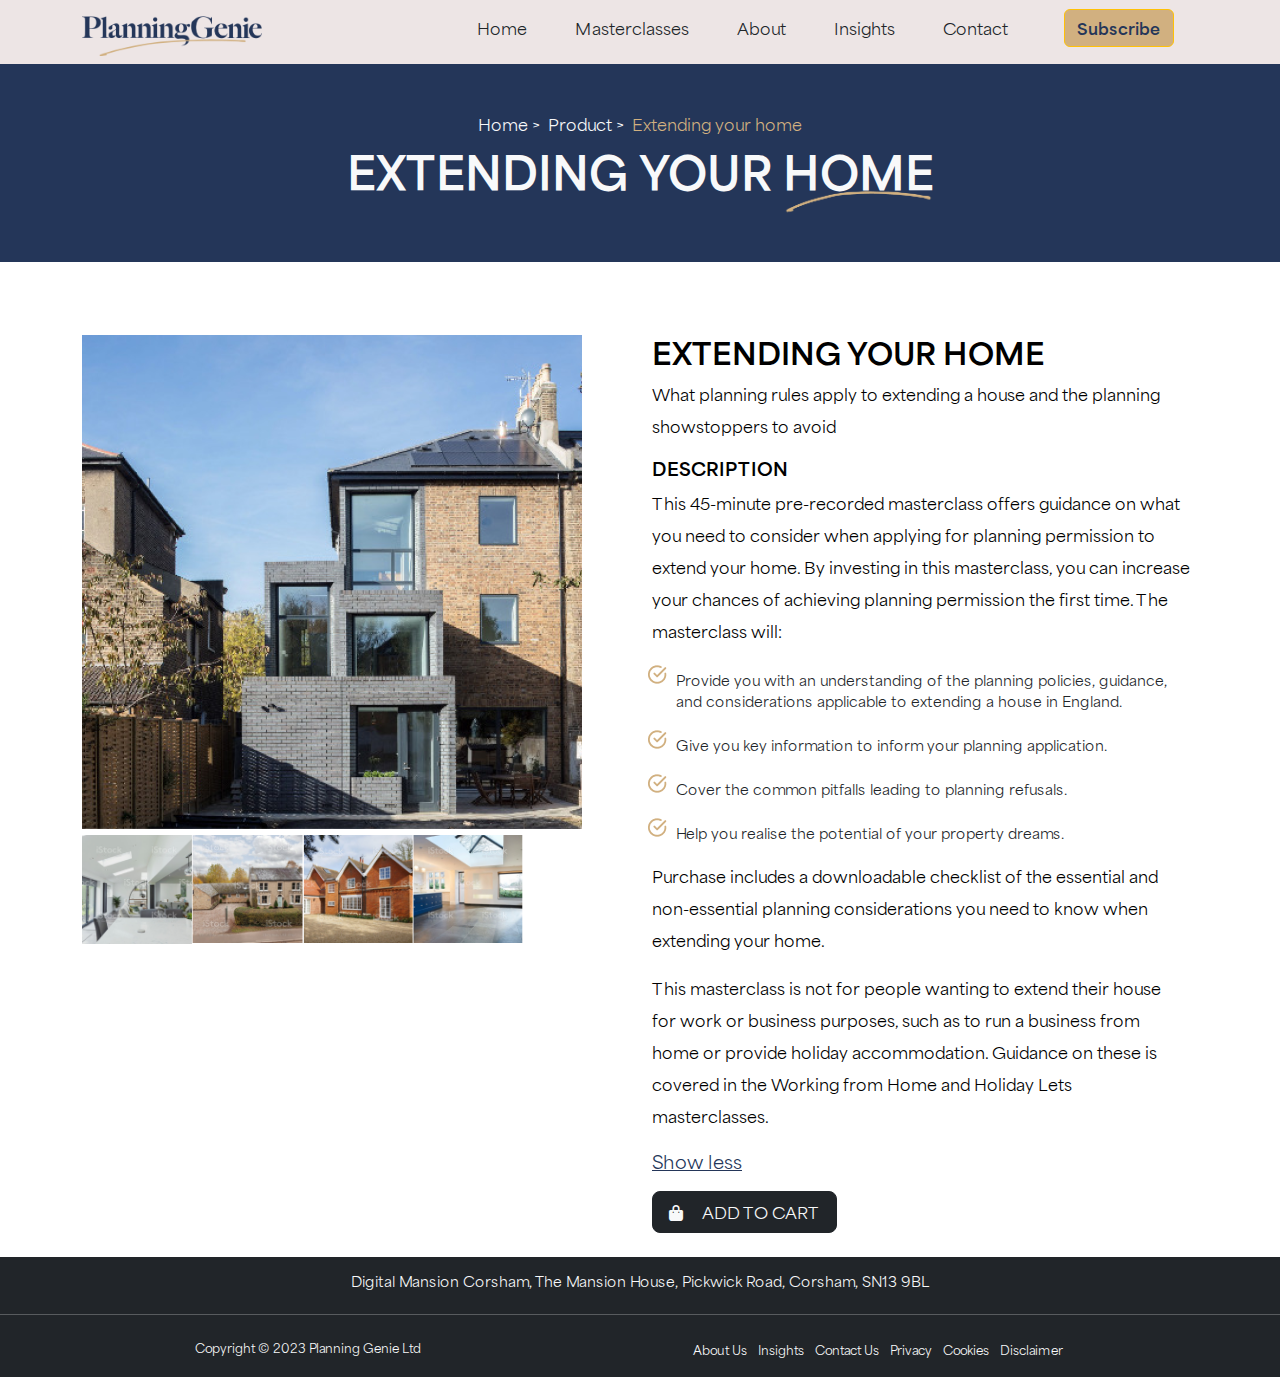
<file: pages/details.html>
<!doctype html>
<html lang="en">
  <head>
    <meta charset="utf-8">
    <meta name="viewport" content="width=device-width, initial-scale=1">
    <title>Details</title>
    <link href="https://cdn.jsdelivr.net/npm/bootstrap@5.3.3/dist/css/bootstrap.min.css" rel="stylesheet" integrity="sha384-QWTKZyjpPEjISv5WaRU9OFeRpok6YctnYmDr5pNlyT2bRjXh0JMhjY6hW+ALEwIH" crossorigin="anonymous">
    <link href="https://cdnjs.cloudflare.com/ajax/libs/font-awesome/6.5.1/css/all.min.css" rel="stylesheet">
    <link href="../css/style.css" rel="stylesheet">
</head>
  <body>
  <header>
    <nav class="navbar navbar-expand-lg nav-2">
      <div class="container">
        <div class="row w-100">
          <div class="col-md-3">
            <a class="navbar-brand pt-3" href="#">
              <img
                src="../images/Logo2.png"
                alt="Planning Gennie"
                class="img-fluid logo-size pt-2"
              />
            </a>
          </div>
          <div class="col-md-9 cust-drawer">
            <button
              class="navbar-toggler"
              type="button"
              data-bs-toggle="collapse"
              data-bs-target="#navbarSupportedContent"
              aria-controls="navbarSupportedContent"
              aria-expanded="false"
              aria-label="Toggle navigation"
            >
              <span class="navbar-toggler-icon"></span>
            </button>
            <div
              class="collapse navbar-collapse justify-content-end"
              id="navbarSupportedContent"
            >
              <ul class="navbar-nav ms-5 mb-2 mb-lg-0 cust-nav">
                <li class="nav-item">
                  <a
                    class="nav-link active text-dark ms-3"
                    aria-current="page"
                    href="../index.html"
                    >Home</a
                  >
                </li>
                <li class="nav-item">
                  <a class="nav-link text-dark ms-3" href="../index.html"
                    >Masterclasses</a
                  >
                </li>
                <li class="nav-item">
                  <a class="nav-link text-dark ms-3" href="../pages/about.html"
                    >About</a
                  >
                </li>
                <li class="nav-item">
                  <a
                    class="nav-link text-dark ms-3"
                    href="../pages/"
                    >Insights</a
                  >
                </li>
                <li class="nav-item">
                  <a class="nav-link text-dark ms-3" href="../pages/contacts.html"
                    >Contact</a
                  >
                </li>
              </ul>
              <button
                class="btn btn-warning btn-large ms-5 fw-semibold subscribe-btn"
                type="submit"
              >
                Subscribe
              </button>
            </div>
          </div>
        </div>
      </div>
    </nav>
  </header>
  <main>
    <section class="sect-3">
      <div class="container pb-5">
        <div class="text-center text-light pt-5 font-12">
          <span
            ><a class="text-light text-decoration-none" href="../index.html"
              >Home&nbsp;></a
            ></span
          >
          <span>&nbsp;Product ></span>
          <span class="golden">&nbsp;Extending your home</span>
        </div>
        <div class="img-align">
          <h2 class="text-center pt-2 pb-2 text-light headings main-heading">
            EXTENDING YOUR
            <span class="position-relative"
              >HOME<img
                src="../images/line.png"
                alt=""
                class="line-img-three"
            /></span>
          </h2>
        </div>
      </div>
    </section>

    <section>
      <div class="container mt-5 pt-4 pb-4">
        <div class="row">
          <!-- Image Section -->
          <div class="col-12 col-lg-6 mb-3">
            <img src="../images/Maskgroup.png" alt="Main Image" class="img-fluid">
            <div class="container">
              <div class="row p-0">
                <div class="col-3 col-sm-3 col-md-3 col-lg-3 p-0 small-img">
                  <img src="../images/ext1.png" alt="Extension 1" class="img-fluid">
                </div>
                <div class="col-3 col-sm-3 col-md-3 col-lg-3 p-0 small-img">
                  <img src="../images/ext2.png" alt="Extension 2" class="img-fluid">
                </div>
                <div class="col-3 col-sm-3 col-md-3 col-lg-3 p-0 small-img">
                  <img src="../images/ext3.png" alt="Extension 3" class="img-fluid">
                </div>
                <div class="col-3 col-sm-3 col-md-3 col-lg-3 p-0 small-img">
                  <img src="../images/ext4.png" alt="Extension 4" class="img-fluid">
                </div>
              </div>
            </div>
          </div>
          
    
          <!-- Text Section -->
          <div class="col-12 col-lg-6">
            <h1 class="fw-bold body-25">EXTENDING YOUR HOME</h1>
            <p class="lh-lg fw-light body-16">What planning rules apply to extending a house and the planning showstoppers to avoid</p>
            <h4 class="fw-bold body-18">DESCRIPTION</h4>
            <p class="lh-lg body-16 fw-medium">This 45-minute pre-recorded masterclass offers guidance on what you need to consider when applying for planning permission to extend your home. By investing in this masterclass, you can increase your chances of achieving planning permission the first time. The masterclass will:</p>
    
            <div class="container ms-0 ps-0">
              <ul class="custom-bullet-list">
                <li>
                  Provide you with an understanding of the planning policies, guidance, and considerations applicable to extending a house in England.
                </li>
                <li>
                  Give you key information to inform your planning application.
                </li>
                <li>
                  Cover the common pitfalls leading to planning refusals.
                </li>
                <li>
                  Help you realise the potential of your property dreams.
                </li>
              </ul>
            
             
              <p class="lh-lg body-16">
                Purchase includes a downloadable checklist of the essential and non-essential planning considerations you need to know when extending your home.
              </p>
              <p class="lh-lg body-16">
                This masterclass is not for people wanting to extend their house for work or business purposes, such as to run a business from home or provide holiday accommodation. Guidance on these is covered in the Working from Home and Holiday Lets masterclasses.
              </p>
            
              <div class="mb-3">
                <a href="#" class="show-less-btn">Show less</a>
              </div>
            
              <button type="button" class="btn btn-dark btn-lg body-16 text-light">
                <i class="fa fa-shopping-bag me-3" aria-hidden="true"></i>
                ADD TO CART
              </button>
            </div>
            
            
          </div>
        </div>
      </div>
    </section>
  </main>
  <footer>
    <div class="bg-dark text-light text-center">
      <h5 class="card-header footer-font p-3">
        Digital Mansion Corsham, The Mansion House, Pickwick Road, Corsham, SN13 9BL
      </h5>
      <hr class="border-white my-2">
      <div class="container py-3">
        <div class="row align-items-stretch">
          <!-- Left Section -->
          <div class="col-md-5 d-flex align-items-center justify-content-center">
            <p class="footer-text mb-1">Copyright © 2023 Planning Genie Ltd</p>
          </div>
          <!-- Right Section -->
          <div class="col-md-7 d-flex align-items-center justify-content-center">
            <ul class="list-inline mb-0 footer-text">
              <li class="list-inline-item"><a href="#" class="text-light text-decoration-none">About Us</a></li>
              <li class="list-inline-item"><a href="#" class="text-light text-decoration-none">Insights</a></li>
              <li class="list-inline-item"><a href="#" class="text-light text-decoration-none">Contact Us</a></li>
              <li class="list-inline-item"><a href="#" class="text-light text-decoration-none">Privacy</a></li>
              <li class="list-inline-item"><a href="#" class="text-light text-decoration-none">Cookies</a></li>
              <li class="list-inline-item"><a href="#" class="text-light text-decoration-none">Disclaimer</a></li>
            </ul>
          </div>
        </div>
      </div>
    </div>
  </footer>
    <script src="https://cdn.jsdelivr.net/npm/bootstrap@5.3.3/dist/js/bootstrap.bundle.min.js" integrity="sha384-YvpcrYf0tY3lHB60NNkmXc5s9fDVZLESaAA55NDzOxhy9GkcIdslK1eN7N6jIeHz" crossorigin="anonymous"></script>
  </body>
</html>
</file>
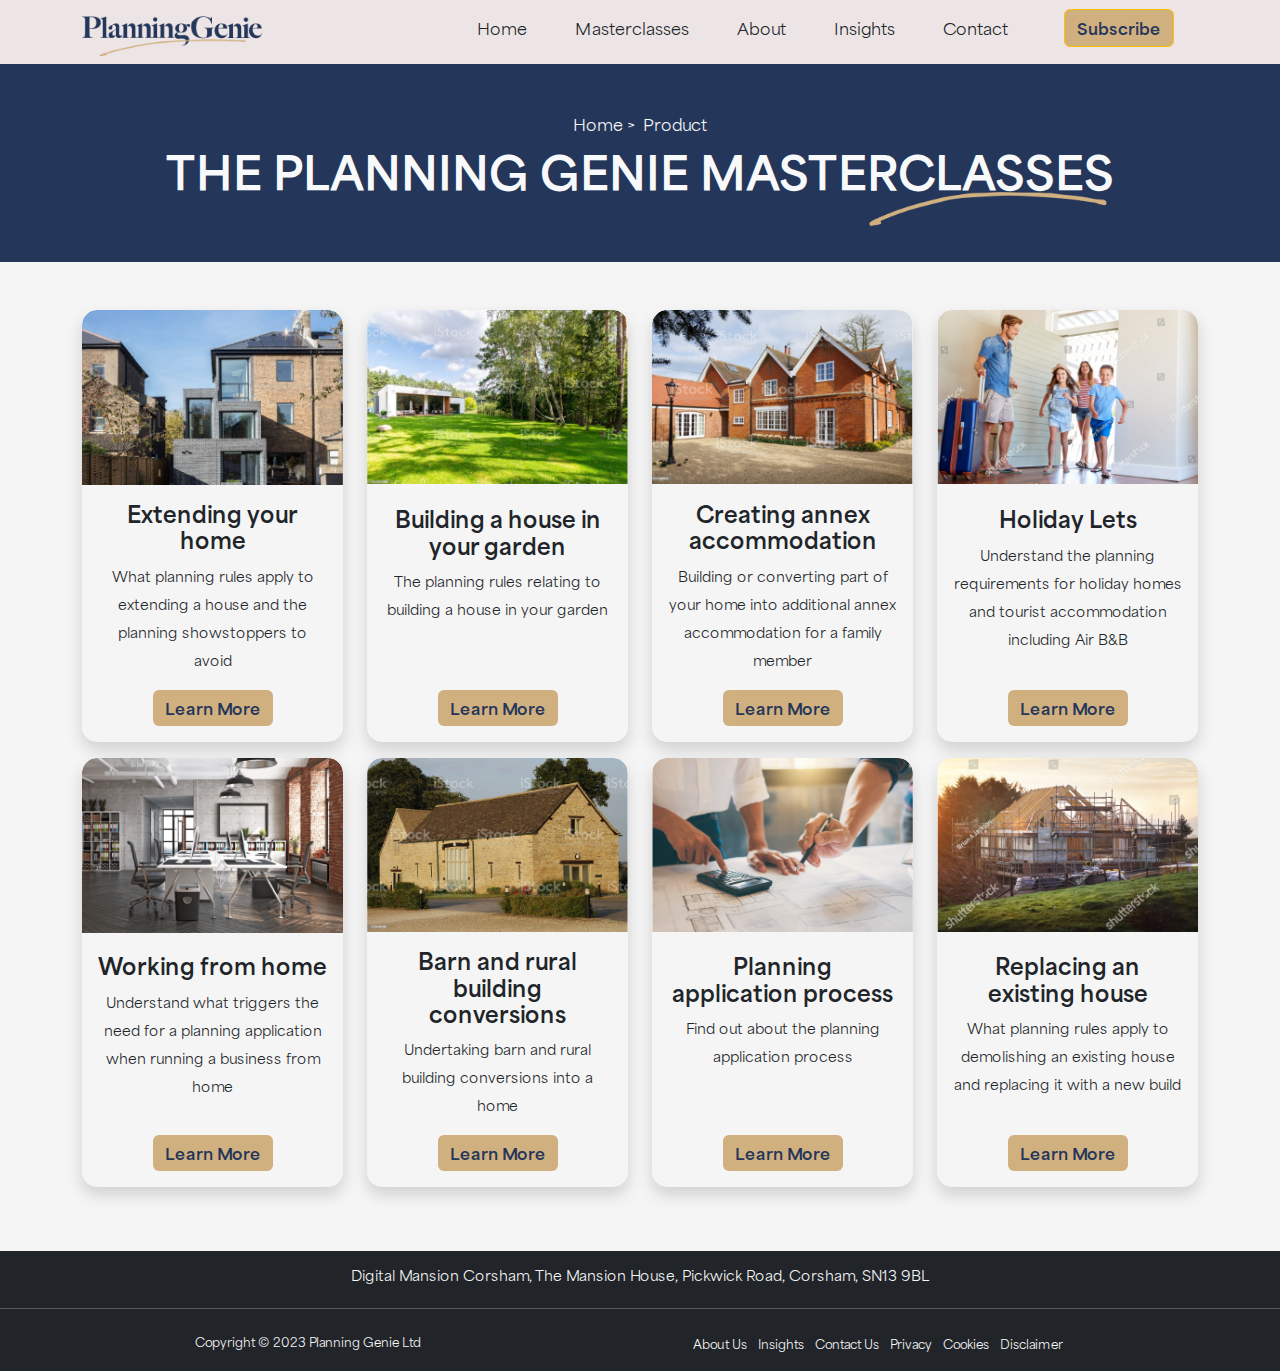
<file: pages/productslist.html>
<!DOCTYPE html>
<html lang="en">
  <head>
    <meta charset="utf-8" />
    <meta name="viewport" content="width=device-width, initial-scale=1" />
    <title>Product list</title>
    <link
      href="https://cdn.jsdelivr.net/npm/bootstrap@5.3.3/dist/css/bootstrap.min.css"
      rel="stylesheet"
      integrity="sha384-QWTKZyjpPEjISv5WaRU9OFeRpok6YctnYmDr5pNlyT2bRjXh0JMhjY6hW+ALEwIH"
      crossorigin="anonymous"
    />
    <link href="../css/style.css" rel="stylesheet" />
  </head>
  <body>
    <header>
      <nav class="navbar navbar-expand-lg nav-2">
        <div class="container">
          <div class="row w-100">
            <div class="col-md-3">
              <a class="navbar-brand pt-3" href="#">
                <img
                  src="../images/Logo2.png"
                  alt="Planning Gennie"
                  class="img-fluid logo-size pt-2"
                />
              </a>
            </div>
            <div class="col-md-9 cust-drawer">
              <button
                class="navbar-toggler"
                type="button"
                data-bs-toggle="collapse"
                data-bs-target="#navbarSupportedContent"
                aria-controls="navbarSupportedContent"
                aria-expanded="false"
                aria-label="Toggle navigation"
              >
                <span class="navbar-toggler-icon"></span>
              </button>
              <div
                class="collapse navbar-collapse justify-content-end"
                id="navbarSupportedContent"
              >
                <ul class="navbar-nav ms-5 mb-2 mb-lg-0 cust-nav">
                  <li class="nav-item">
                    <a
                      class="nav-link active text-dark ms-3"
                      aria-current="page"
                      href="../index.html"
                      >Home</a
                    >
                  </li>
                  <li class="nav-item">
                    <a class="nav-link text-dark ms-3" href="../index.html"
                      >Masterclasses</a
                    >
                  </li>
                  <li class="nav-item">
                    <a class="nav-link text-dark ms-3" href="../pages/about.html"
                      >About</a
                    >
                  </li>
                  <li class="nav-item">
                    <a
                      class="nav-link text-dark ms-3"
                      href="../pages/"
                      >Insights</a
                    >
                  </li>
                  <li class="nav-item">
                    <a class="nav-link text-dark ms-3" href="../pages/contacts.html"
                      >Contact</a
                    >
                  </li>
                </ul>
                <button
                  class="btn btn-warning btn-large ms-5 fw-semibold subscribe-btn"
                  type="submit"
                >
                  Subscribe
                </button>
              </div>
            </div>
          </div>
        </div>
      </nav>
    </header>

    <main>
      <section class="sect-3">
        <div class="container pb-5">
          <div class="text-center text-light pt-5">
            <span
              ><a class="text-light" style="text-decoration: none" href="../index.html"
                >Home&nbsp;></a
              ></span
            >
            <span>&nbsp;Product</span>
          </div>
          <div class="img-align">
            <h2 class="text-center pt-2 pb-2 text-light headings main-heading">
              THE PLANNING GENIE
              <span class="position-relative"
                >MASTERCLASSES<img
                  src="../images/line.png"
                  alt=""
                  class="line-img-two"
              /></span>
            </h2>
          </div>
        </div>
      </section>

      <section class="section-color">
        <div class="container">
          <div class="row pt-5 pb-5">
            <div class="col-lg-3 col-md-6 mb-3">
              <div class="m-0 h-100">
                <div class="card text-center m-0 h-100 cust-border shadow card-style" >
                  <div class="m-0 h-100">
                    <img src="../images/card1.png" class="card-img-top img-style" alt="..." />
                  </div>
                  <div class="card-body h-100">
                    <h5 class="card-title headings title-custom1">Extending your home</h5>
                    <p class="card-text body-custom fw-medium text-dark lh-lg">
                      What planning rules apply to extending a house and the planning showstoppers to avoid
                    </p>
                  </div>
                  <div class="pb-3">
                    <a href="./details.html" class="btn btn-primary custom-card-button semi-bold">Learn More</a>
                  </div>
                </div>
              </div>
            </div>
      
            <div class="col-lg-3 col-md-6 mb-3">
              <div class="m-0 h-100">
                <div class="card text-center m-0 h-100 cust-border shadow card-style" >
                  <div class="m-0 h-100">
                    <img src="../images/card2.png" class="card-img-top img-style" alt="..." />
                  </div>
                  <div class="card-body h-100">
                    <h5 class="card-title headings title-custom1">Building a house in your garden</h5>
                    <p class="card-text body-custom fw-medium text-dark lh-lg">
                      The planning rules relating to building a house in your garden
                    </p>
                  </div>
                  <div class="pb-3">
                    <a href="#" class="btn btn-primary custom-card-button semi-bold">Learn More</a>
                  </div>
                </div>
              </div>
            </div>
      
            <div class="col-lg-3 col-md-6 mb-3">
              <div class="m-0 h-100">
                <div class="card text-center m-0 h-100 cust-border shadow card-style" >
                  <div class="m-0 h-100">
                    <img src="../images/card3.png" class="card-img-top img-style" alt="..." />
                  </div>
                  <div class="card-body h-100">
                    <h5 class="card-title headings title-custom1">Creating annex accommodation</h5>
                    <p class="card-text body-custom fw-medium text-dark lh-lg">
                      Building or converting part of your home into additional annex accommodation for a family member
                    </p>
                  </div>
                  <div class="pb-3">
                    <a href="#" class="btn btn-primary custom-card-button semi-bold">Learn More</a>
                  </div>
                </div>
              </div>
            </div>
      
            <div class="col-lg-3 col-md-6 mb-3">
              <div class="m-0 h-100">
                <div class="card text-center m-0 h-100 cust-border shadow card-style" >
                  <div class="m-0 h-100">
                    <img src="../images/card4.png" class="card-img-top img-style" alt="..." />
                  </div>
                  <div class="card-body h-100">
                    <h5 class="card-title headings title-custom1">Holiday Lets</h5>
                    <p class="card-text body-custom fw-medium text-dark lh-lg">
                      Understand the planning requirements for holiday homes and tourist accommodation including Air B&B
                    </p>
                  </div>
                  <div class="pb-3">
                    <a href="#" class="btn btn-primary custom-card-button semi-bold">Learn More</a>
                  </div>
                </div>
              </div>
            </div>
      
            <div class="col-lg-3 col-md-6 mb-3">
              <div class="m-0 h-100">
                <div class="card text-center m-0 h-100 cust-border shadow card-style" >
                  <div class="m-0 h-100">
                    <img src="../images/card5.png" class="card-img-top img-style" alt="..." />
                  </div>
                  <div class="card-body h-100">
                    <h5 class="card-title headings title-custom1">Working from home</h5>
                    <p class="card-text body-custom fw-medium text-dark lh-lg">
                      Understand what triggers the need for a planning application when running a business from home
                    </p>
                  </div>
                  <div class="pb-3">
                    <a href="#" class="btn btn-primary custom-card-button semi-bold">Learn More</a>
                  </div>
                </div>
              </div>
            </div>
      
            <div class="col-lg-3 col-md-6 mb-3">
              <div class="m-0 h-100">
                <div class="card text-center m-0 h-100 cust-border shadow card-style" >
                  <div class="m-0 h-100">
                    <img src="../images/card6.png" class="card-img-top img-style" alt="..." />
                  </div>
                  <div class="card-body h-100">
                    <h5 class="card-title headings title-custom1">Barn and rural building conversions</h5>
                    <p class="card-text body-custom fw-medium text-dark lh-lg">
                      Undertaking barn and rural building conversions into a home
                    </p>
                  </div>
                  <div class="pb-3">
                    <a href="#" class="btn btn-primary custom-card-button semi-bold">Learn More</a>
                  </div>
                </div>
              </div>
            </div>
      
            <div class="col-lg-3 col-md-6 mb-3">
              <div class="m-0 h-100">
                <div class="card text-center m-0 h-100 cust-border shadow card-style" >
                  <div class="m-0 h-100">
                    <img src="../images/card7.png" class="card-img-top img-style" alt="..." />
                  </div>
                  <div class="card-body h-100">
                    <h5 class="card-title headings title-custom1">Planning application process</h5>
                    <p class="card-text body-custom fw-medium text-dark lh-lg">
                      Find out about the planning application process
                    </p>
                  </div>
                  <div class="pb-3">
                    <a href="#" class="btn btn-primary custom-card-button semi-bold">Learn More</a>
                  </div>
                </div>
              </div>
            </div>
      
            <div class="col-lg-3 col-md-6 mb-3">
              <div class="m-0 h-100">
                <div class="card text-center m-0 h-100 cust-border shadow card-style" >
                  <div class="m-0 h-100">
                    <img src="../images/card8.png" class="card-img-top img-style" alt="..." />
                  </div>
                  <div class="card-body h-100">
                    <h5 class="card-title headings title-custom1">Replacing an existing house</h5>
                    <p class="card-text body-custom fw-medium text-dark lh-lg">
                      What planning rules apply to demolishing an existing house and replacing it with a new build
                    </p>
                  </div>
                  <div class="pb-3">
                    <a href="#" class="btn btn-primary custom-card-button semi-bold">Learn More</a>
                  </div>
                </div>
              </div>
            </div>
      
          </div>
        </div>
      </section>
      
  
    </main>

    <footer>
      <div class="bg-dark text-light text-center">
        <h5 class="card-header footer-font p-3">
          Digital Mansion Corsham, The Mansion House, Pickwick Road, Corsham, SN13 9BL
        </h5>
        <hr class="border-white my-2">
        <div class="container py-3">
          <div class="row align-items-stretch">
            <!-- Left Section -->
            <div class="col-md-5 d-flex align-items-center justify-content-center">
              <p class="footer-text mb-1">Copyright © 2023 Planning Genie Ltd</p>
            </div>
            <!-- Right Section -->
            <div class="col-md-7 d-flex align-items-center justify-content-center">
              <ul class="list-inline mb-0 footer-text">
                <li class="list-inline-item"><a href="#" class="text-light text-decoration-none">About Us</a></li>
                <li class="list-inline-item"><a href="#" class="text-light text-decoration-none">Insights</a></li>
                <li class="list-inline-item"><a href="#" class="text-light text-decoration-none">Contact Us</a></li>
                <li class="list-inline-item"><a href="#" class="text-light text-decoration-none">Privacy</a></li>
                <li class="list-inline-item"><a href="#" class="text-light text-decoration-none">Cookies</a></li>
                <li class="list-inline-item"><a href="#" class="text-light text-decoration-none">Disclaimer</a></li>
              </ul>
            </div>
          </div>
        </div>
      </div>
    </footer>
    
    

    <script
      src="https://cdn.jsdelivr.net/npm/bootstrap@5.3.3/dist/js/bootstrap.bundle.min.js"
      integrity="sha384-YvpcrYf0tY3lHB60NNkmXc5s9fDVZLESaAA55NDzOxhy9GkcIdslK1eN7N6jIeHz"
      crossorigin="anonymous"
    ></script>
  </body>
</html>
</file>
<file: css/style.css>
@font-face {
    font-family: 'Area Normal';
    src: url('../fonts2/AreaNormal-Black.eot');
    src: url('../fonts2/AreaNormal-Black.eot?#iefix') format('embedded-opentype'),
        url('../fonts2/AreaNormal-Black.woff2') format('woff2'),
        url('../fonts2/AreaNormal-Black.woff') format('woff'),
        url('../fonts2/AreaNormal-Black.ttf') format('truetype');
    font-weight: 900;
    font-style: normal;
    font-display: swap;
}

@font-face {
    font-family: 'Area Normal';
    src: url('../fonts2/AreaNormal-Bold.eot');
    src: url('../fonts2/AreaNormal-Bold.eot?#iefix') format('embedded-opentype'),
        url('../fonts2/AreaNormal-Bold.woff2') format('woff2'),
        url('../fonts2/AreaNormal-Bold.woff') format('woff'),
        url('../fonts2/AreaNormal-Bold.ttf') format('truetype');
    font-weight: bold;
    font-style: normal;
    font-display: swap;
}

@font-face {
    font-family: 'Area Normal';
    src: url('../fonts2/AreaNormal-Regular.eot');
    src: url('../fonts2/AreaNormal-Regular.eot?#iefix') format('embedded-opentype'),
        url('../fonts2/AreaNormal-Regular.woff2') format('woff2'),
        url('../fonts2/AreaNormal-Regular.woff') format('woff'),
        url('../fonts2/AreaNormal-Regular.ttf') format('truetype');
    font-weight: normal;
    font-style: normal;
    font-display: swap;
}


* {
    padding: 0;
    margin: 0;
    box-sizing: border-box;
    font-family: 'Area Normal';
}

.title-custom{
    font-size: 22px;
}
.title-custom1{
    font-size: 22px;
}
.body-custom{
    font-size: 14px;
}

.img-bg{
    background-color: #243659 !important;
  
}

.cust-border{
    border: #243659;

}

.custom-bullet-list {
    list-style-image: url('../images/check-circle 1.png'); 
    padding-left: 1.5rem; 
  }
  
  .custom-bullet-list li {
    margin-bottom: 1rem; 
    font-size: 14px; 
    font-weight: 300; 
  }
  

.cust-color{
    color: #243659 !important;
}

.body-16{
    font-size: 16px;
    color: black;
    font-weight: 500;
}

.input-height{
    height: 55px;
}

.body-14{
    font-size: 14px;
    color: black;
}

.body-18{
    font-size: 18px;
    color: black;
}

.body-25{
    font-size: 30px;
    color: black;
}

.subscribe-btn{
    background-color: #d1b080;
    color: #243659;
}


.btn-color{
    background-color: #d1b080;
}

.nav-2{
    background-color: #EDE5E5 !important; 
}

.section-color{
    background-color: #F5F5F5;
}

.sect-2{
   background-color: #D9D9D9 !important; 
   color: #243659 !important;
}
.sect-3{
    background-color: #243659 ; 
 }

.img-align{
    position: relative;
}

.head-section{
   background-color: #243659;
   font-weight: lighter;
}

.heading-30{
    color: #243659;
    font-size: 30px;
}

.headings{
    font-weight: 700;
}

.semi-bold{
    font-weight: 600;
}

.main-heading{
    font-size: 45px;
}

.show-less-btn{
    color: #243659; 
    font-size: large; 
    font-weight: 500;
}

.banner-area {
    background-image: url(../images/banner.1png);
    margin-top: 0;
    background-repeat: no-repeat;
    background-size: contain;
    background-position: center;
    background-color: #243659;
    margin-top: -70px;
    padding-top: 100px;
}
.banner-title{
    font-size: 80px !important;
    padding-bottom: 28px;
}

.ring-img{
    /* position: absolute;
    width: 40%;
    top: 21% ;
    left:-2% */

    position: absolute;
    width: 125%;
    top: -30px;
    right: -50px;
}

.ring-img-2{
    position: absolute;
    width: 120%;
    left: -10px;
    bottom: -24px;
    
}

.strategy-img{
    position: absolute;
    width: 35%;
}

.line-img {
    position: absolute;
    width: 100%;
    top: 25px;
    left: 0;
}

.line-img-two {
    position: absolute;
    width: 60%;
    top: 35px;
    right: 2px;
}

.line-img-three {
    position: absolute;
    width: 100%;
    top: 41px;
    right: 0px;
}


.line-img-four {
    position: absolute;
    width: 90%;
    top: 35px;
    right: 0px;
}

.line-img-2{
    position: absolute;
    width: 8%;
    left: 62%;
    margin-top: -75px;
    opacity: 0.5px;
}

.line-img-3{
    position: absolute;
    width: 8%;
    left: 56%;
    margin-top: -75px;
    opacity: 0.5px;
}

.custom-card-button{
    color: #243659;
    background-color: #D1B080;
    border: #D1B080;
}
.custom-inputbox{
    width: 63%;
    height: 50px;
}

.logo-img{
    width:30%;
}

.circle{
    width: 80px;
    height: 80px;
    background-color: #243659;
    border-radius: 50%;
    overflow: hidden;
}
.circle img {
    max-width: 100%;
    height: auto;
    padding: 8px;
  }

.cust-card{
    border-radius: 8px;
    /* width: 545px; */
}

.cust-card-2{
    border: #243659; 
    color: #243659;
    width: 100%;
    height: auto;
}

.cust-drawer .navbar-toggler{
    background-color: white;
    position: absolute;
    right: 2%;
    top: 10%;
}

.card-style{
    background-color: #F5F5F5; 
    border-radius: 15px;
    overflow: hidden;
}
.img-style{
    border-top-left-radius: 15px;
     border-top-right-radius: 15px; 
     object-fit: cover;
}

.footer-text{
    font-size: 12px;
}

.footer-font{
    font-size:14px;
}

.small-img{
    width:20.2% !important;
}

.cust-btn-1{
    background-color: #D1B080; 
    font-weight: 700 !important;
    color: #243659;
    font-size: 20px;
    height: 60px;
}

.cust-btn-1:hover{
    background-color: #f1c582; 
    font-weight: 700 !important;
    color: #243659;
    font-size: 20px;
    height: 60px;
}

.btn-dark:hover{
    background-color: #f1c582; 
    color: #243659 !important;
    border: #f1c582;
}

.subscribe-btn:hover{
    background-color: #f1c582; 
    color: #243659 !important;
    border: #f1c582;
}

.contact-sect{
    background-color: #ede5e5;
}

.font-size-22{
    font-size: 22px !important;
}

.logo-size {
    max-width: 180px; 
    height: auto;  
  }

  .golden{
    color: #D1B080;
  }

  .cust-padding
{
    padding-right: 70px;
}
  


/* Small devices */
@media (min-width: 300px) and (max-width: 768px) { 
  .ring-img{
    visibility: hidden !important;
  }

  .ring-img-2{
    visibility: hidden !important;
  }

  .line-img{
    visibility: hidden !important;
  }

  .line-img-2{
    visibility: hidden !important;
  }

  .line-img-3{
    visibility: hidden !important;
  }

  .banner-title{
    font-size: 45px !important;
    padding-bottom: 0;
  }

  .circle{
    width:20%; 
  }

  .main-heading{
    font-size: 30px;
  }

  .title-custom{
    font-size: 16px;
    padding-top: 0;
    margin-top: 0;
  }

  .title-custom1{
    font-size: 20px;
    padding-top: 0;
    margin-top: 0;
  }
  .text-14{
    font-size: 14px;
  }

  .font-12{
    font-size: 14px;
  }
 }

 .cust-nav-1{
    margin: 0 !important;
    margin-top: 4px !important;
    padding: 4px;
}

 @media (min-width: 300px) and (max-width: 450px) { 
    .cust-card{
        width: 300px;
    }
    .circle{
        width:30%; 
    }
 }

 @media (min-width: 451px) and (max-width: 768px) { 
    .cust-card{
        width: 420px;
    }
 }

 @media (min-width: 768px) and (max-width: 1200px) { 
    .circle{
        width:95%; 
    }
    .banner-title{
        font-size: 45px !important;
        padding-bottom: 0;
      }
      .ring-img{
        visibility: hidden !important;
      }
    
}


/* Large devices (desktops, 992px and up) */
@media (min-width: 1220px) { 
    .ring-img{
        visibility: visible !important;
    }
}

@media (min-width: 992px) and (max-width: 1210px) { 
    .cust-nav{
        margin: 0 !important;
    }
}
 
    @media (min-width: 320px) and (max-width: 985px) { 
        .cust-nav{
            font-size:14px;
        }

        /* .cust-nav{
          padding: 4px;
          background-color: #fff;
          color: #243659 !important;
          font-weight: bold; 
          border-radius: 4px;
        } */
        
        /* .cust-nav-1{
            margin: 0 !important;
            margin-top: 2px !important;
            padding: 4px;
        } */
        }

    /* General link spacing */
.navbar-nav {
    gap: 1rem; /* Adds spacing between nav items */
  }
  
  /* Button spacing from the last link */
  .navbar-collapse .btn {
    margin-left: 1.5rem;
  }
</file>
<file: fonts2/stylesheet.css>
@font-face {
    font-family: 'Area Normal';
    src: url('AreaNormal-Black.eot');
    src: url('AreaNormal-Black.eot?#iefix') format('embedded-opentype'),
        url('AreaNormal-Black.woff2') format('woff2'),
        url('AreaNormal-Black.woff') format('woff'),
        url('AreaNormal-Black.ttf') format('truetype');
    font-weight: 900;
    font-style: normal;
    font-display: swap;
}

@font-face {
    font-family: 'Area Normal';
    src: url('AreaNormal-Bold.eot');
    src: url('AreaNormal-Bold.eot?#iefix') format('embedded-opentype'),
        url('AreaNormal-Bold.woff2') format('woff2'),
        url('AreaNormal-Bold.woff') format('woff'),
        url('AreaNormal-Bold.ttf') format('truetype');
    font-weight: bold;
    font-style: normal;
    font-display: swap;
}

@font-face {
    font-family: 'Area Normal';
    src: url('AreaNormal-Regular.eot');
    src: url('AreaNormal-Regular.eot?#iefix') format('embedded-opentype'),
        url('AreaNormal-Regular.woff2') format('woff2'),
        url('AreaNormal-Regular.woff') format('woff'),
        url('AreaNormal-Regular.ttf') format('truetype');
    font-weight: normal;
    font-style: normal;
    font-display: swap;
}
</file>
